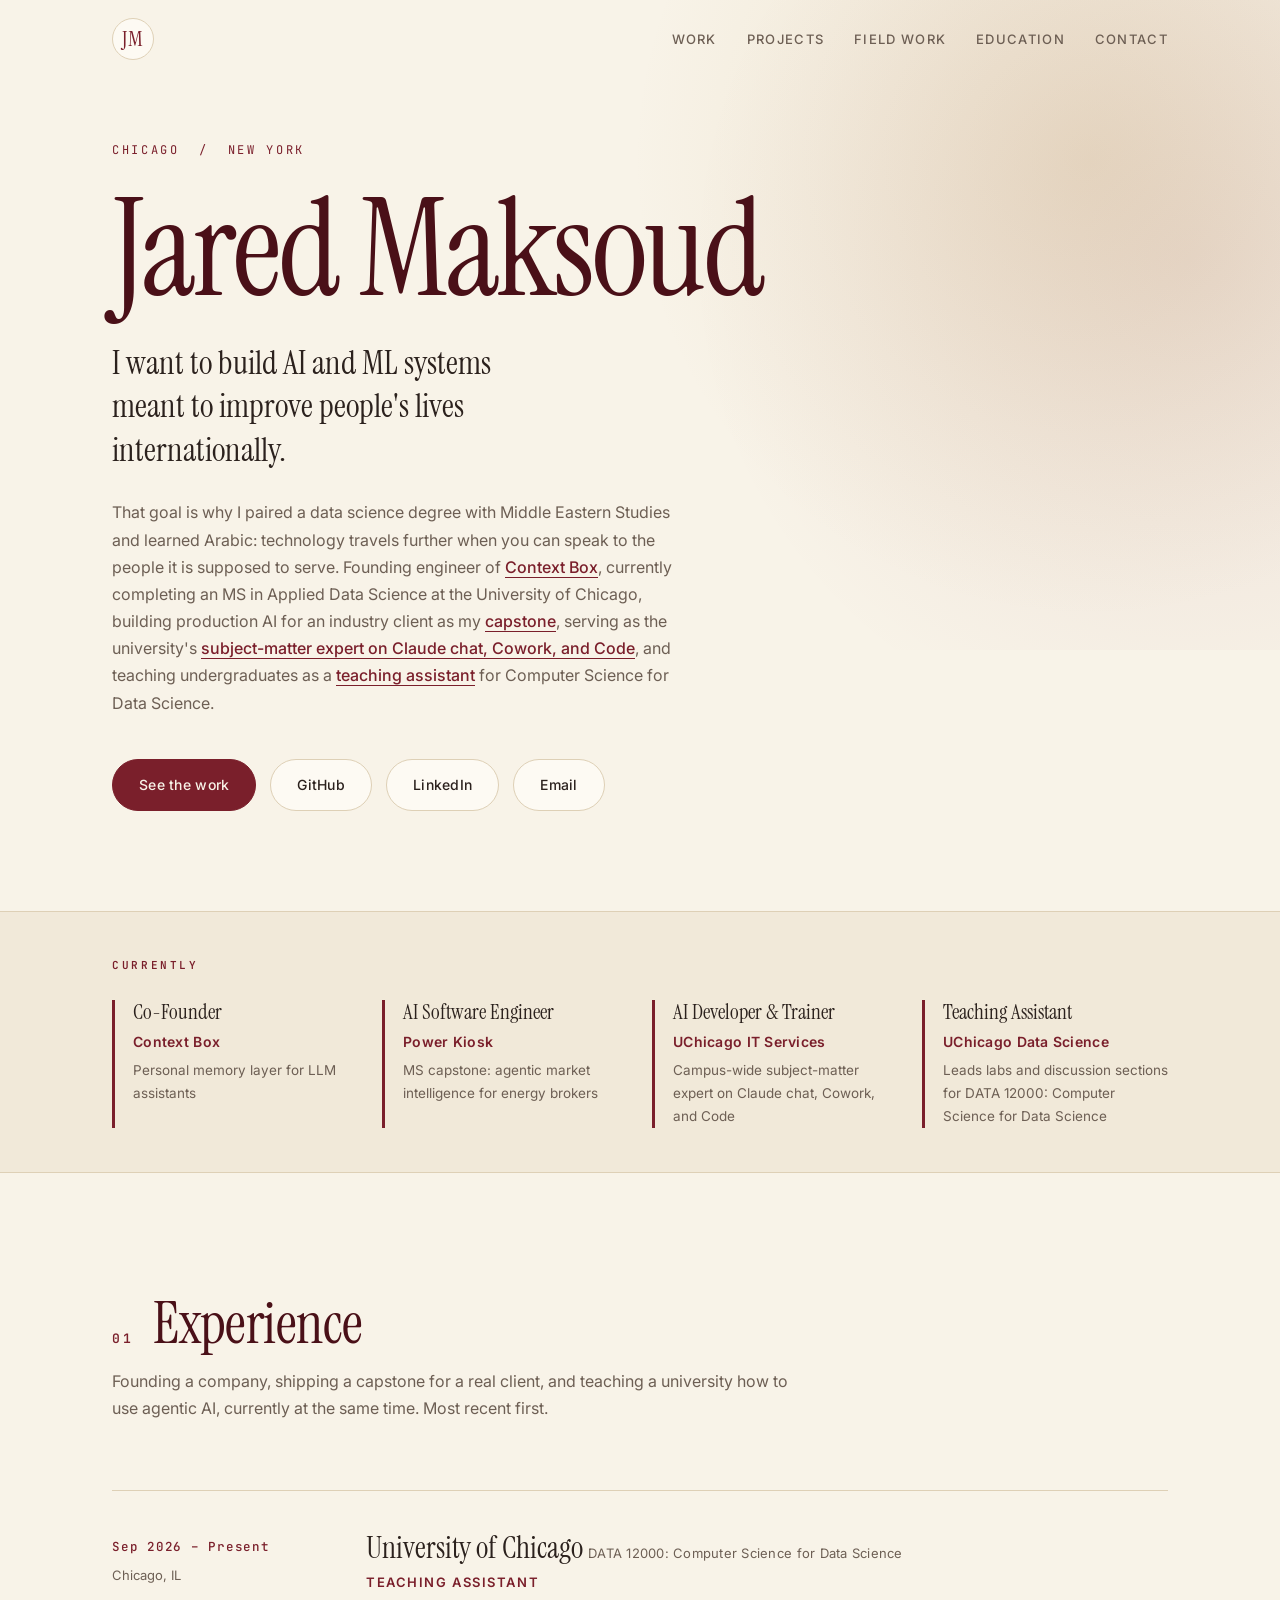
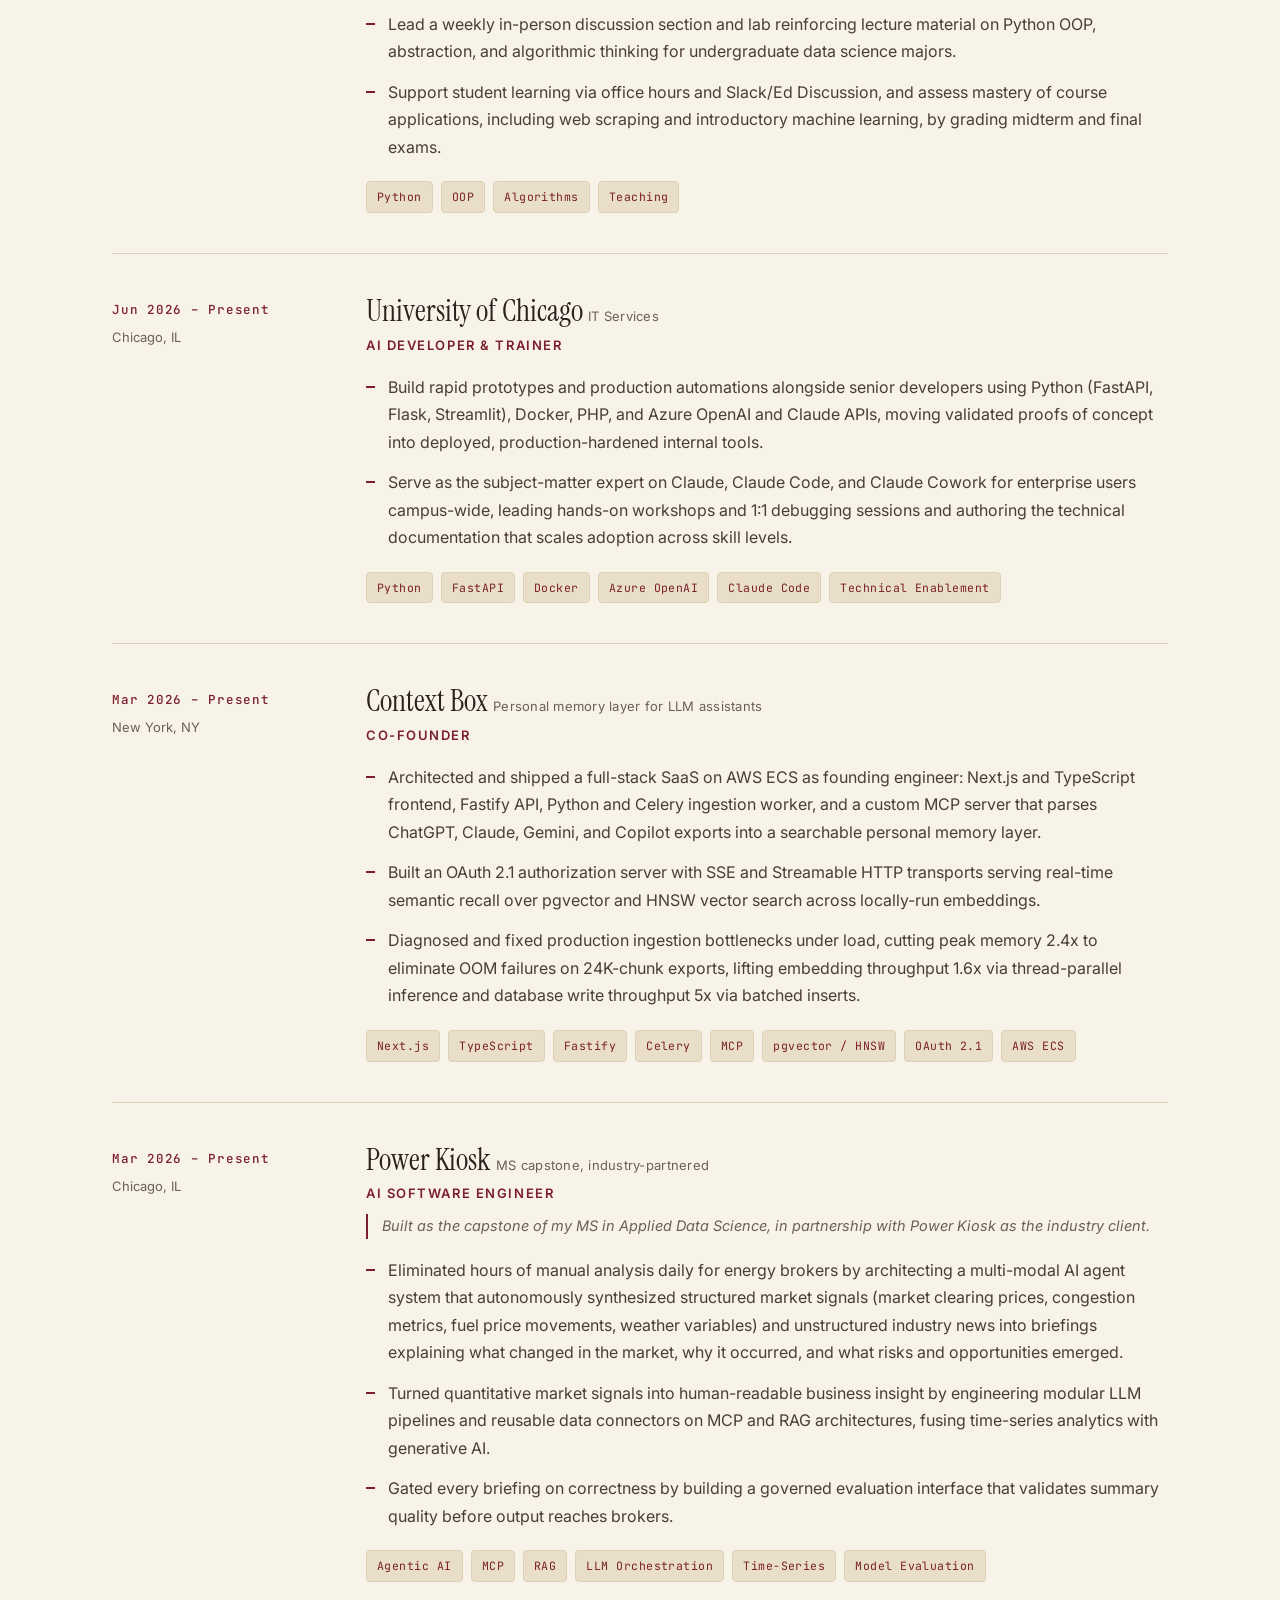
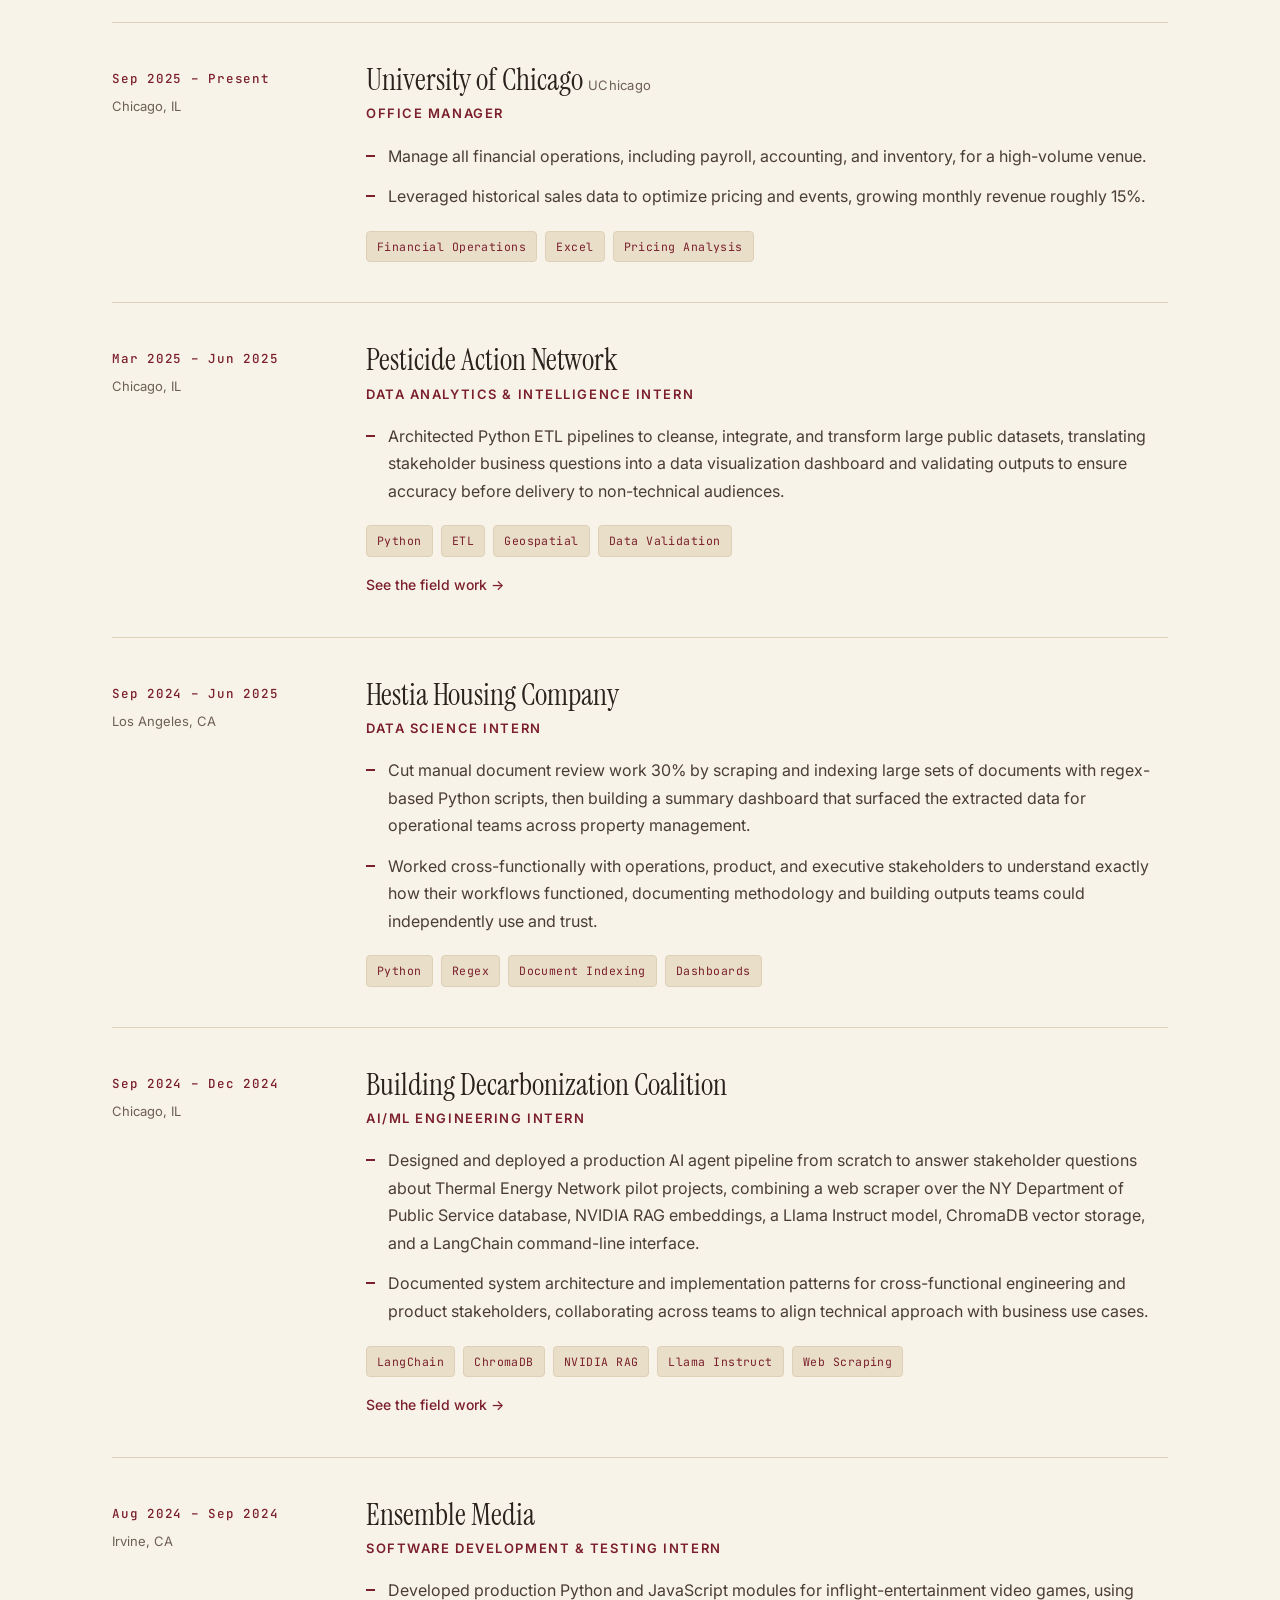
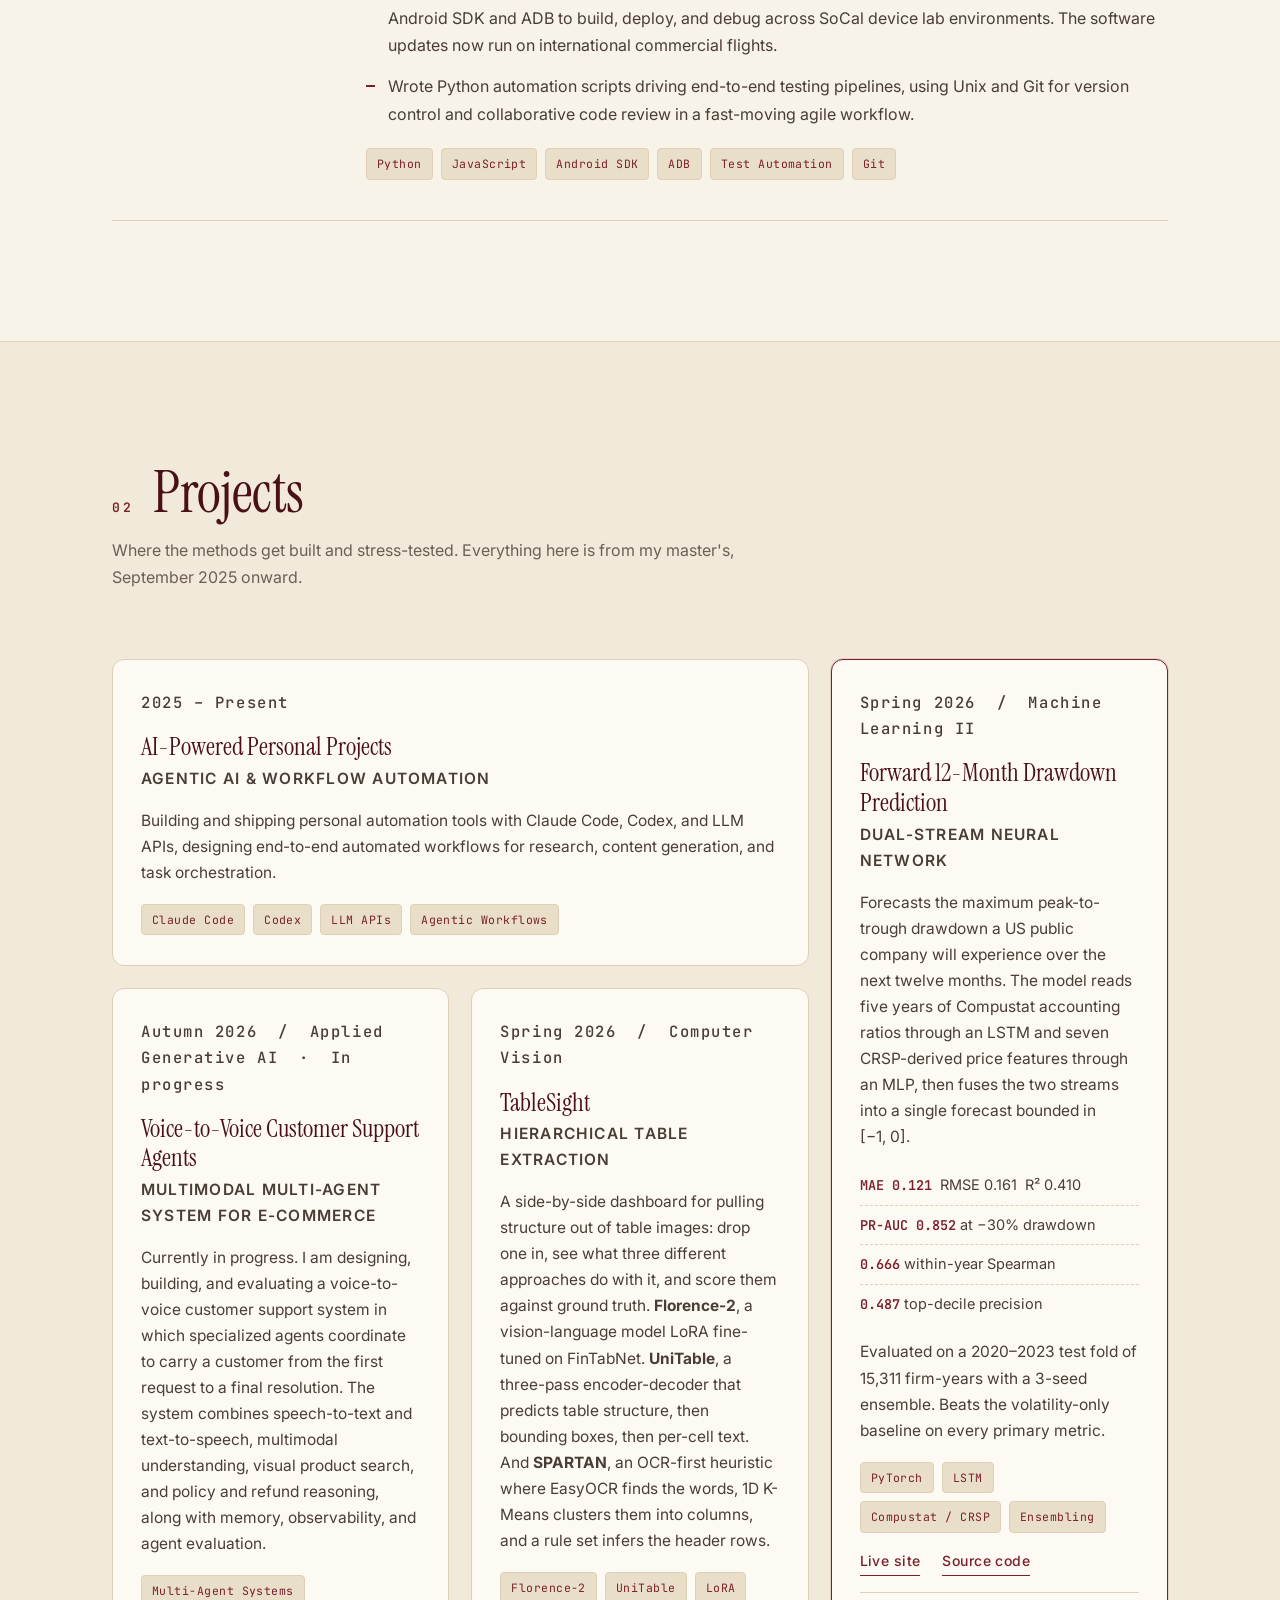
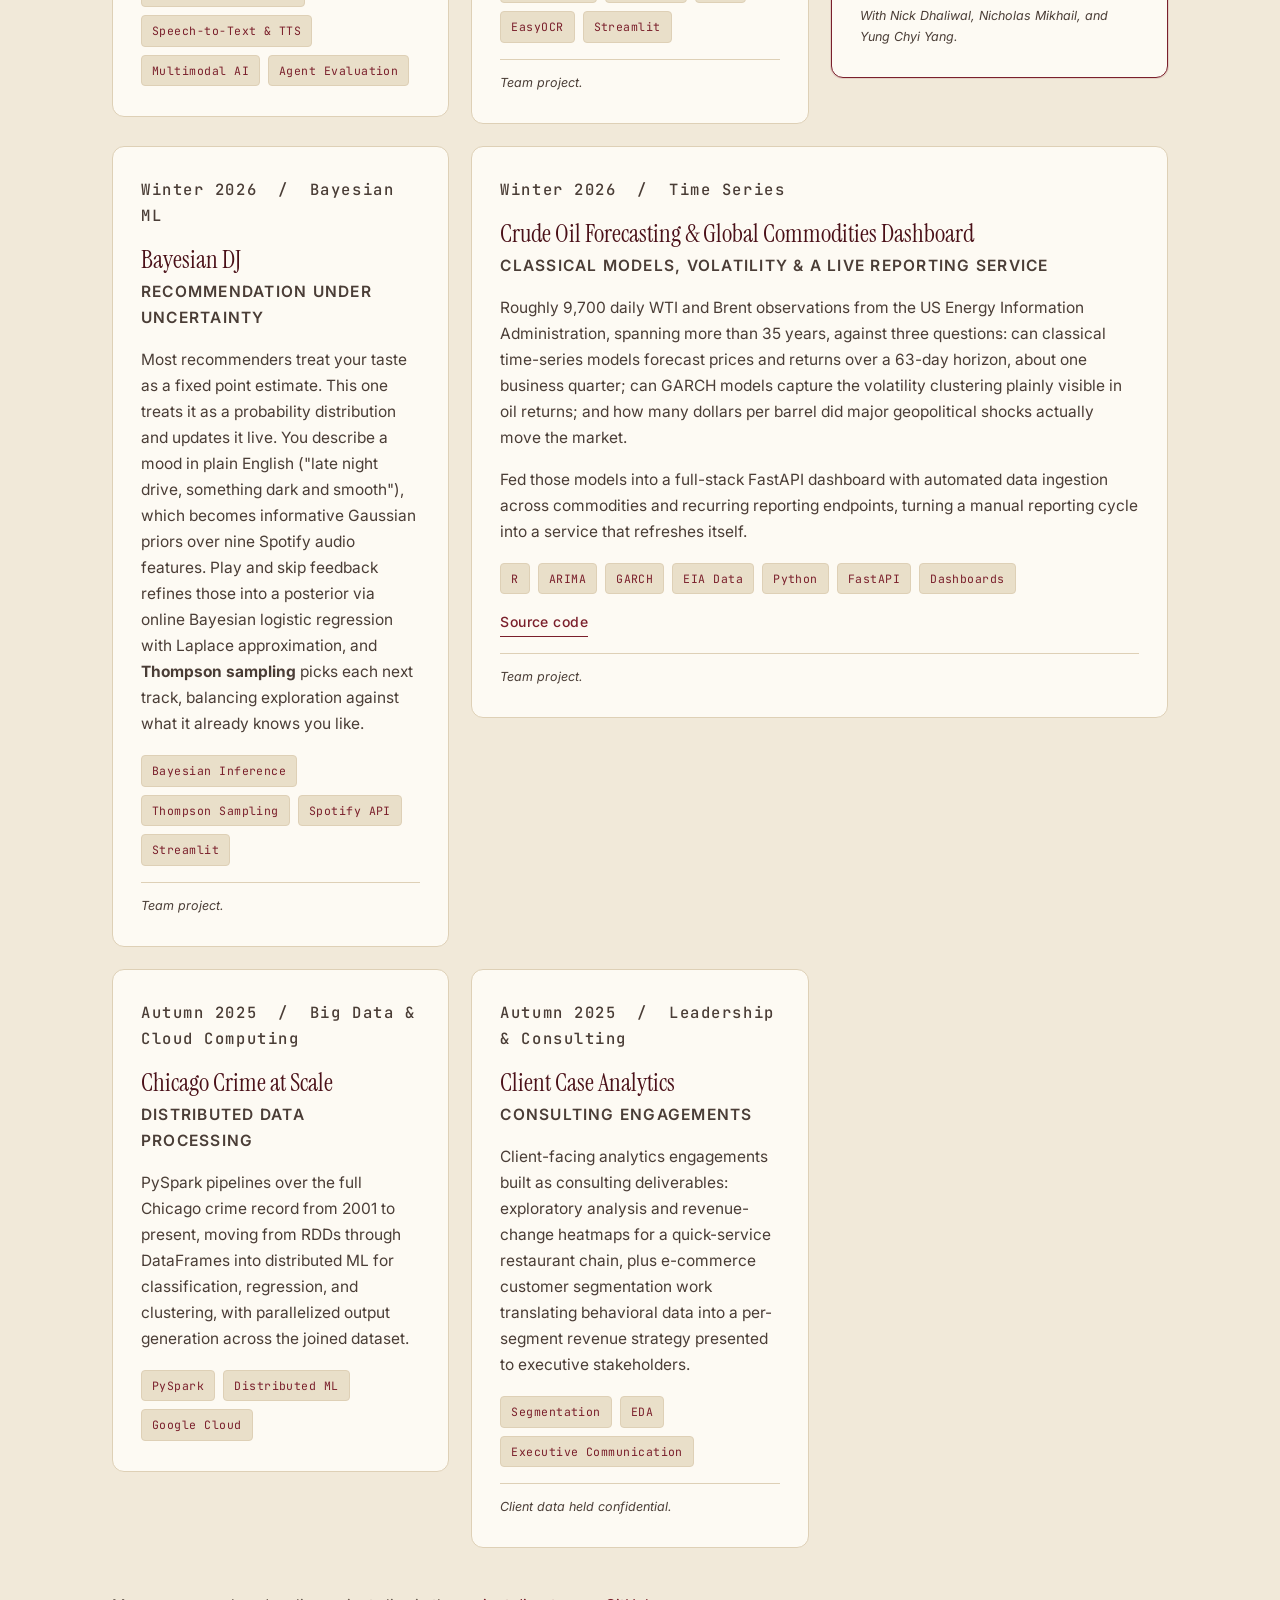
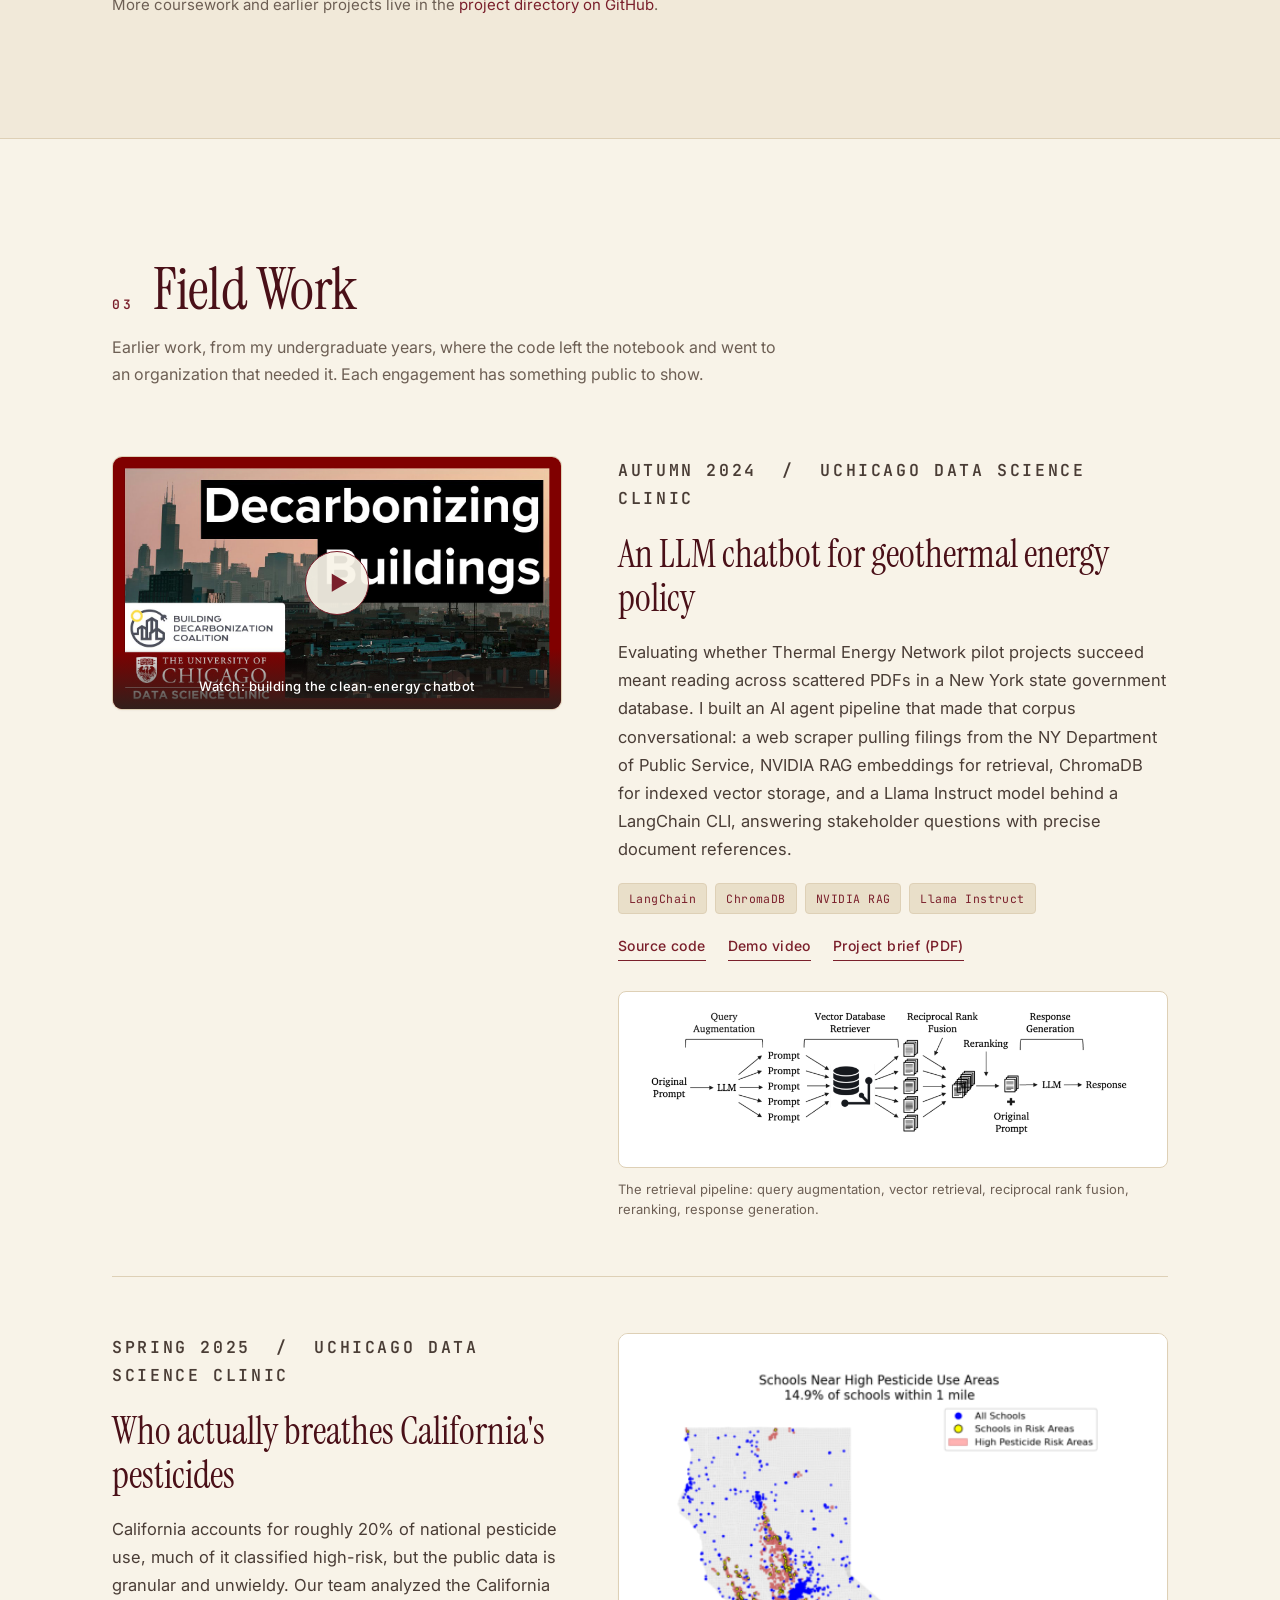
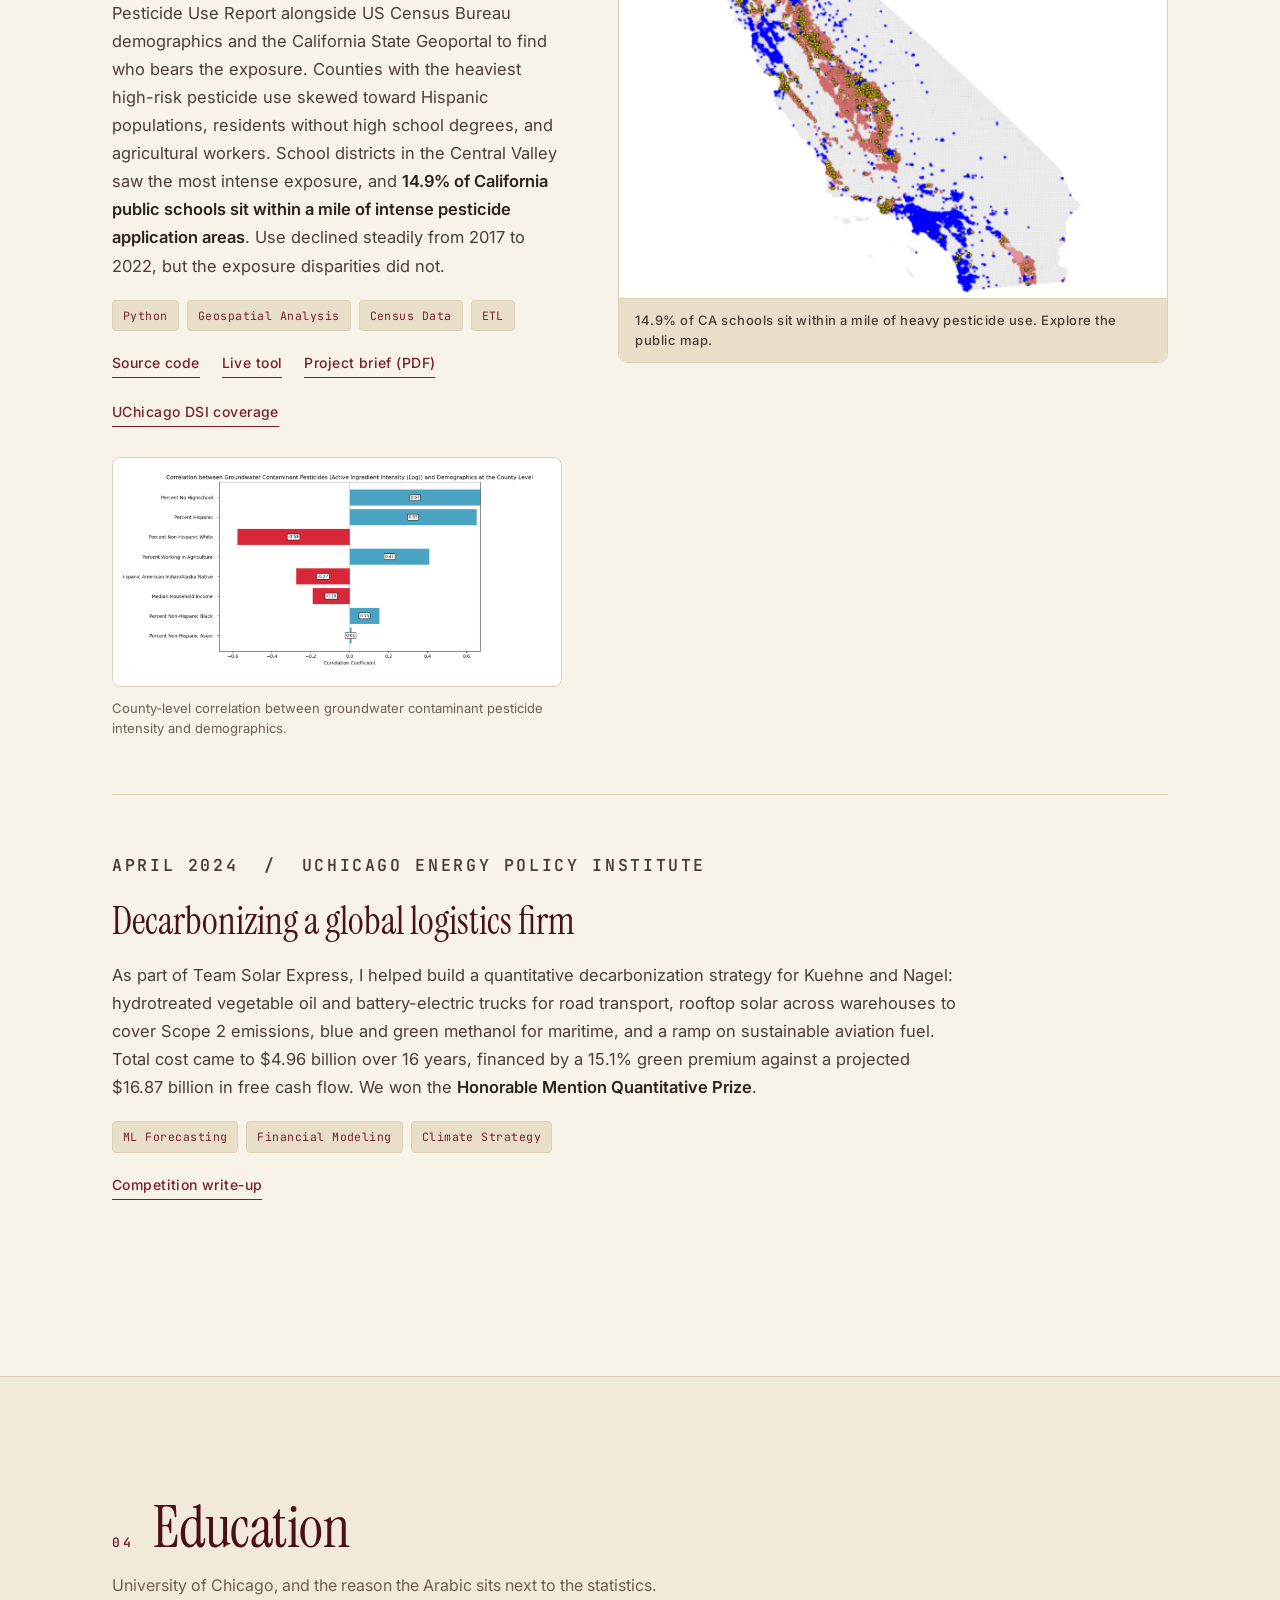
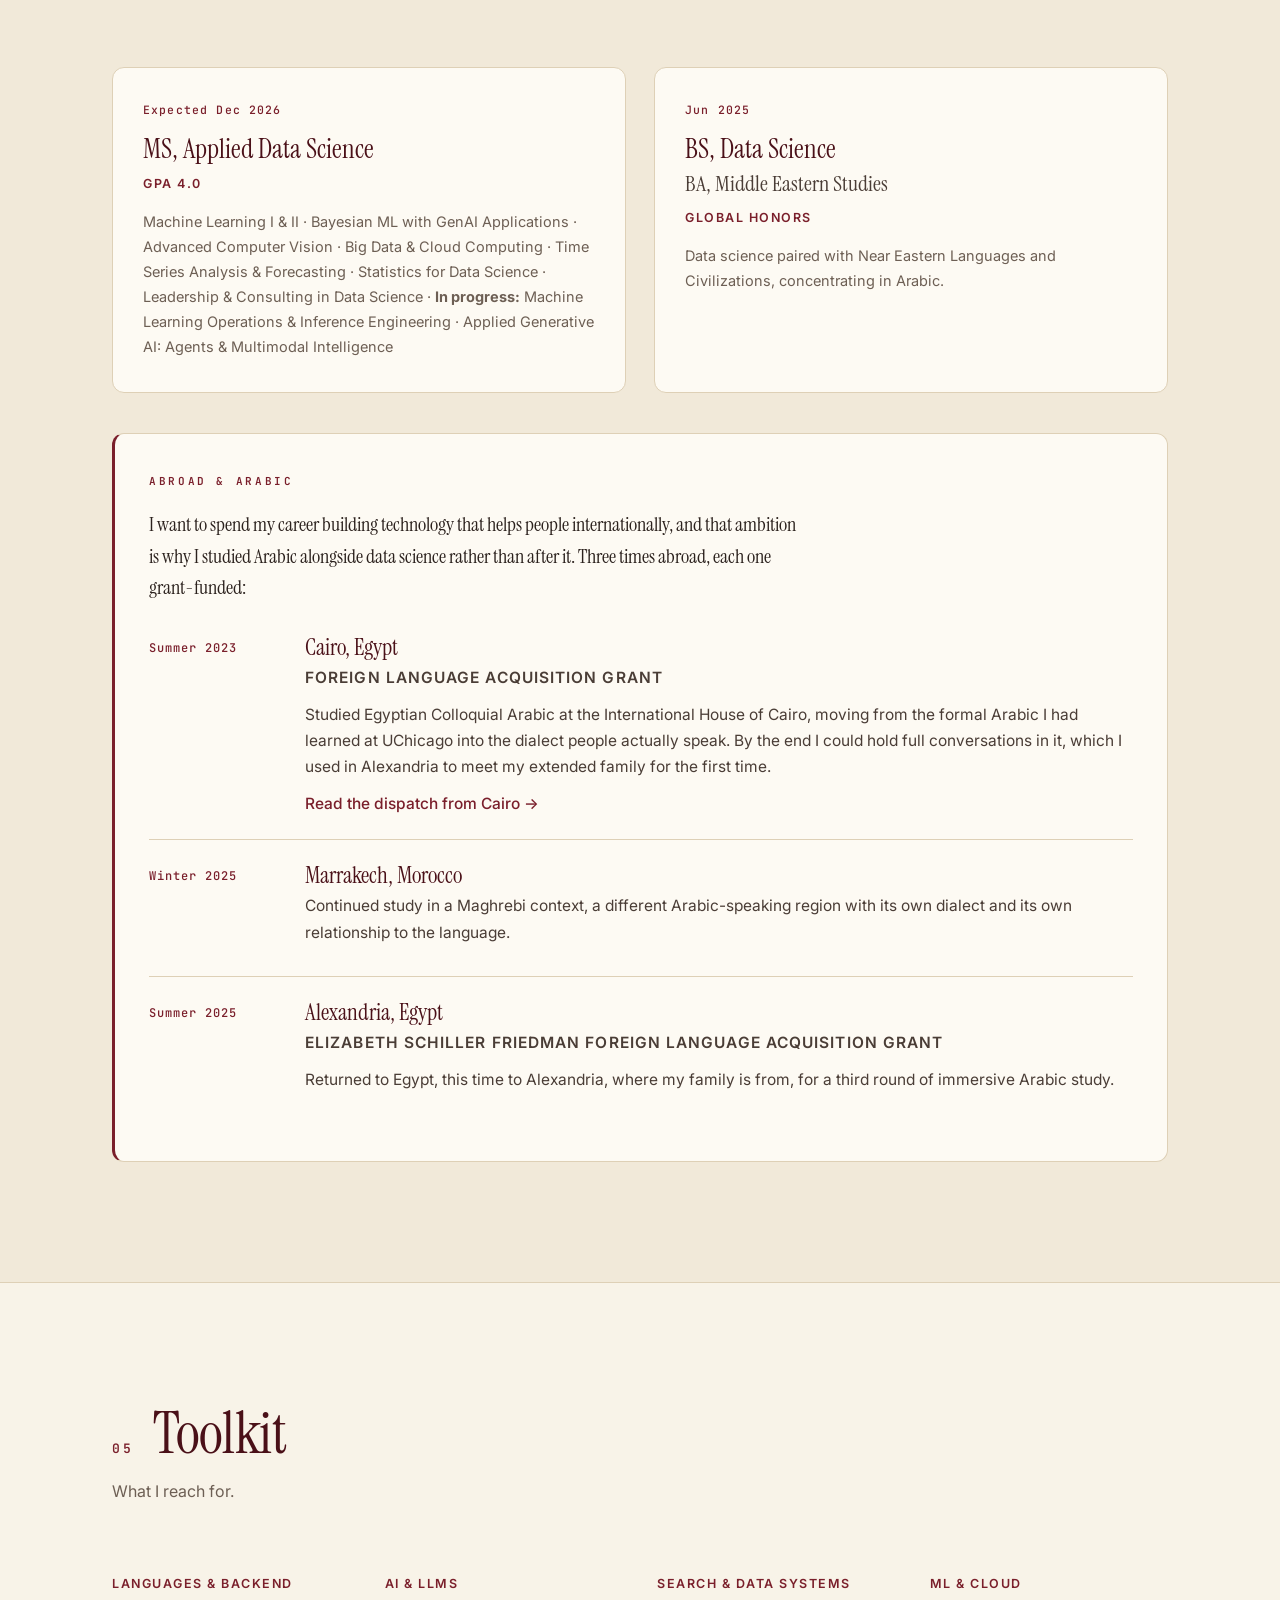
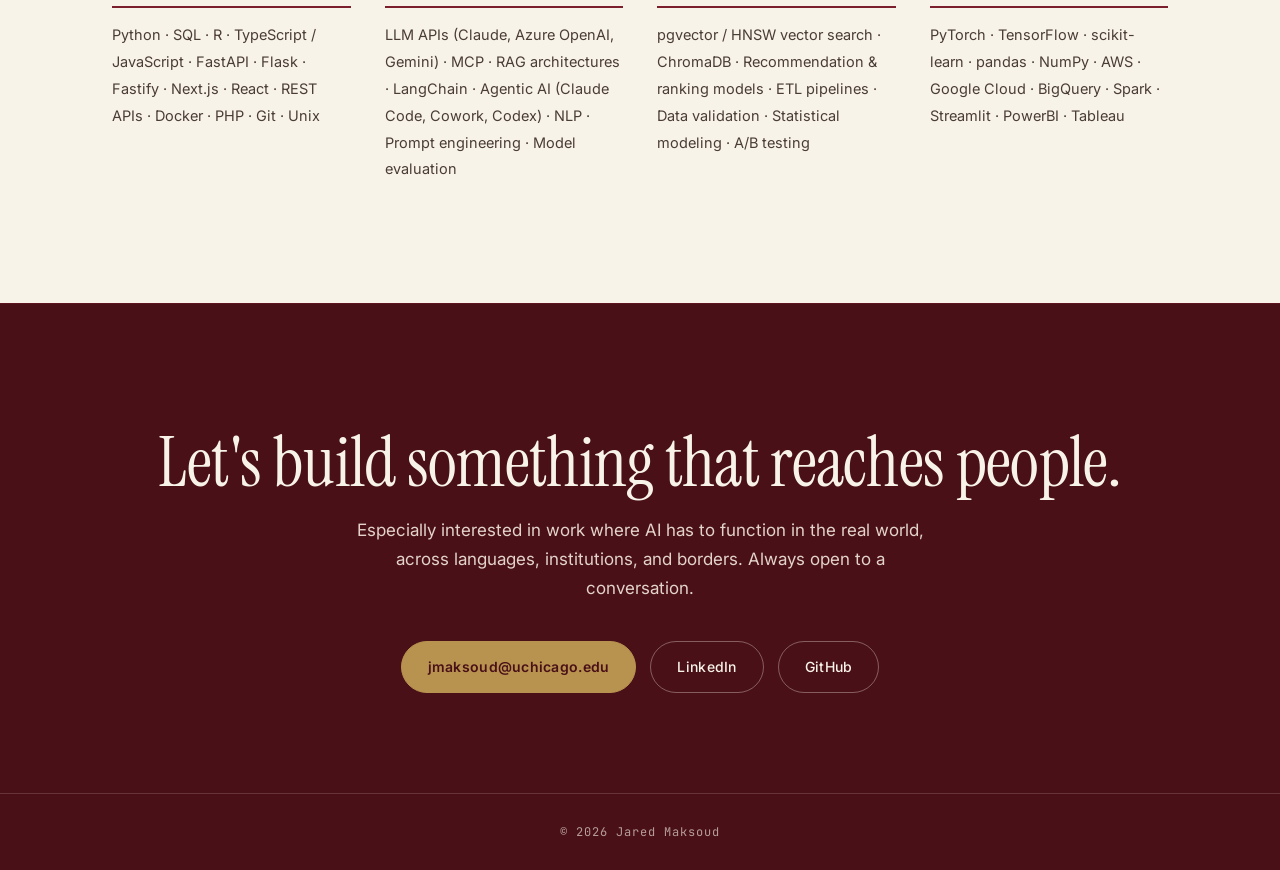
<file: index.html>
<!DOCTYPE html>
<html lang="en">
<head>
<meta charset="utf-8">
<meta name="viewport" content="width=device-width, initial-scale=1">
<title>Jared Maksoud — AI &amp; Machine Learning Engineer</title>
<meta name="description" content="Jared Maksoud builds agentic AI systems and the data infrastructure beneath them. MS in Applied Data Science at the University of Chicago.">
<link rel="preconnect" href="https://fonts.googleapis.com">
<link rel="preconnect" href="https://fonts.gstatic.com" crossorigin>
<link href="https://fonts.googleapis.com/css2?family=Instrument+Serif:ital@0;1&family=Inter:wght@300;400;500;600&family=JetBrains+Mono:wght@400;500&display=swap" rel="stylesheet">
<link rel="stylesheet" href="styles.css">
</head>
<body>

<a class="skip" href="#main">Skip to content</a>

<header class="nav" id="nav">
  <div class="nav-inner">
    <a class="mark" href="#top"><span>JM</span></a>
    <nav aria-label="Sections">
      <a href="#work">Work</a>
      <a href="#projects">Projects</a>
      <a href="#field">Field Work</a>
      <a href="#education">Education</a>
      <a href="#contact">Contact</a>
    </nav>
  </div>
</header>

<main id="main">

<!-- ============ HERO ============ -->
<section class="hero" id="top">
  <div class="wrap">
    <p class="eyebrow">Chicago &nbsp;/&nbsp; New York</p>
    <h1>Jared&nbsp;Maksoud</h1>
    <p class="lede">
      I want to build AI and ML systems meant to improve people's lives internationally.
    </p>
    <p class="sub">
      That goal is why I paired a data science degree with Middle Eastern Studies and
      learned Arabic: technology travels further when you can speak to the people it is
      supposed to serve. Founding engineer of <a href="#ctx">Context&nbsp;Box</a>, currently
      completing an MS in Applied Data Science at the University of Chicago, building
      production AI for an industry client as my <a href="#pk">capstone</a>, serving as the
      university's <a href="#uchicago-ai">subject-matter expert on Claude chat, Cowork, and
      Code</a>, and teaching undergraduates as a <a href="#ta">teaching assistant</a> for
      Computer Science for Data Science.
    </p>
    <div class="cta">
      <a class="btn primary" href="#projects">See the work</a>
      <a class="btn" href="https://github.com/jmakk123/Jared-s-Projects" target="_blank" rel="noopener">GitHub</a>
      <a class="btn" href="https://www.linkedin.com/in/jared-maksoud-183551255/" target="_blank" rel="noopener">LinkedIn</a>
      <a class="btn" href="mailto:jmaksoud@uchicago.edu">Email</a>
    </div>
  </div>
  <div class="hero-glow" aria-hidden="true"></div>
</section>

<!-- ============ CURRENTLY ============ -->
<section class="strip">
  <div class="wrap">
    <h2 class="strip-h">Currently</h2>
    <div class="now-grid">
      <div class="now">
        <span class="now-role">Co-Founder</span>
        <span class="now-org">Context Box</span>
        <span class="now-note">Personal memory layer for LLM assistants</span>
      </div>
      <div class="now">
        <span class="now-role">AI Software Engineer</span>
        <span class="now-org">Power Kiosk</span>
        <span class="now-note">MS capstone: agentic market intelligence for energy brokers</span>
      </div>
      <div class="now">
        <span class="now-role">AI Developer &amp; Trainer</span>
        <span class="now-org">UChicago IT Services</span>
        <span class="now-note">Campus-wide subject-matter expert on Claude chat, Cowork, and Code</span>
      </div>
      <div class="now">
        <span class="now-role">Teaching Assistant</span>
        <span class="now-org">UChicago Data Science</span>
        <span class="now-note">Leads labs and discussion sections for DATA 12000: Computer Science for Data Science</span>
      </div>
    </div>
  </div>
</section>

<!-- ============ EXPERIENCE ============ -->
<section id="work" class="section">
  <div class="wrap">
    <div class="sec-head">
      <h2><span class="num">01</span> Experience</h2>
      <p>Founding a company, shipping a capstone for a real client, and teaching a
        university how to use agentic AI, currently at the same time. Most recent first.</p>
    </div>

    <ol class="timeline">

      <li class="tl-item" id="ta">
        <div class="tl-meta">
          <span class="tl-date">Sep 2026 &ndash; Present</span>
          <span class="tl-loc">Chicago, IL</span>
        </div>
        <div class="tl-body">
          <h3>University of Chicago <span class="tl-sub">DATA 12000: Computer Science for Data Science</span></h3>
          <p class="tl-role">Teaching Assistant</p>
          <ul>
            <li>Lead a weekly in-person discussion section and lab reinforcing lecture material
              on Python OOP, abstraction, and algorithmic thinking for undergraduate data
              science majors.</li>
            <li>Support student learning via office hours and Slack/Ed Discussion, and assess
              mastery of course applications, including web scraping and introductory machine
              learning, by grading midterm and final exams.</li>
          </ul>
          <div class="tags">
            <span>Python</span><span>OOP</span><span>Algorithms</span><span>Teaching</span>
          </div>
        </div>
      </li>

      <li class="tl-item" id="uchicago-ai">
        <div class="tl-meta">
          <span class="tl-date">Jun 2026 &ndash; Present</span>
          <span class="tl-loc">Chicago, IL</span>
        </div>
        <div class="tl-body">
          <h3>University of Chicago <span class="tl-sub">IT Services</span></h3>
          <p class="tl-role">AI Developer &amp; Trainer</p>
          <ul>
            <li>Build rapid prototypes and production automations alongside senior developers
              using Python (FastAPI, Flask, Streamlit), Docker, PHP, and Azure OpenAI and
              Claude APIs, moving validated proofs of concept into deployed,
              production-hardened internal tools.</li>
            <li>Serve as the subject-matter expert on Claude, Claude Code, and Claude Cowork
              for enterprise users campus-wide, leading hands-on workshops and 1:1 debugging
              sessions and authoring the technical documentation that scales adoption across
              skill levels.</li>
          </ul>
          <div class="tags">
            <span>Python</span><span>FastAPI</span><span>Docker</span><span>Azure OpenAI</span>
            <span>Claude Code</span><span>Technical Enablement</span>
          </div>
        </div>
      </li>

      <li class="tl-item" id="ctx">
        <div class="tl-meta">
          <span class="tl-date">Mar 2026 &ndash; Present</span>
          <span class="tl-loc">New York, NY</span>
        </div>
        <div class="tl-body">
          <h3>Context Box <span class="tl-sub">Personal memory layer for LLM assistants</span></h3>
          <p class="tl-role">Co-Founder</p>
          <ul>
            <li>Architected and shipped a full-stack SaaS on AWS ECS as founding engineer:
              Next.js and TypeScript frontend, Fastify API, Python and Celery ingestion
              worker, and a custom MCP server that parses ChatGPT, Claude, Gemini, and
              Copilot exports into a searchable personal memory layer.</li>
            <li>Built an OAuth 2.1 authorization server with SSE and Streamable HTTP
              transports serving real-time semantic recall over pgvector and HNSW vector
              search across locally-run embeddings.</li>
            <li>Diagnosed and fixed production ingestion bottlenecks under load, cutting peak
              memory 2.4x to eliminate OOM failures on 24K-chunk exports, lifting embedding
              throughput 1.6x via thread-parallel inference and database write throughput 5x
              via batched inserts.</li>
          </ul>
          <div class="tags">
            <span>Next.js</span><span>TypeScript</span><span>Fastify</span><span>Celery</span>
            <span>MCP</span><span>pgvector / HNSW</span><span>OAuth 2.1</span><span>AWS ECS</span>
          </div>
        </div>
      </li>

      <li class="tl-item" id="pk">
        <div class="tl-meta">
          <span class="tl-date">Mar 2026 &ndash; Present</span>
          <span class="tl-loc">Chicago, IL</span>
        </div>
        <div class="tl-body">
          <h3>Power Kiosk <span class="tl-sub">MS capstone, industry-partnered</span></h3>
          <p class="tl-role">AI Software Engineer</p>
          <p class="tl-context">Built as the capstone of my MS in Applied Data Science, in
            partnership with Power Kiosk as the industry client.</p>
          <ul>
            <li>Eliminated hours of manual analysis daily for energy brokers by architecting a
              multi-modal AI agent system that autonomously synthesized structured market
              signals (market clearing prices, congestion metrics, fuel price movements,
              weather variables) and unstructured industry news into briefings explaining what
              changed in the market, why it occurred, and what risks and opportunities
              emerged.</li>
            <li>Turned quantitative market signals into human-readable business insight by
              engineering modular LLM pipelines and reusable data connectors on MCP and RAG
              architectures, fusing time-series analytics with generative AI.</li>
            <li>Gated every briefing on correctness by building a governed evaluation interface
              that validates summary quality before output reaches brokers.</li>
          </ul>
          <div class="tags">
            <span>Agentic AI</span><span>MCP</span><span>RAG</span><span>LLM Orchestration</span>
            <span>Time-Series</span><span>Model Evaluation</span>
          </div>
        </div>
      </li>

      <li class="tl-item">
        <div class="tl-meta">
          <span class="tl-date">Sep 2025 &ndash; Present</span>
          <span class="tl-loc">Chicago, IL</span>
        </div>
        <div class="tl-body">
          <h3>University of Chicago <span class="tl-sub">UChicago</span></h3>
          <p class="tl-role">Office Manager</p>
          <ul>
            <li>Manage all financial operations, including payroll, accounting, and inventory,
              for a high-volume venue.</li>
            <li>Leveraged historical sales data to optimize pricing and events, growing monthly
              revenue roughly 15%.</li>
          </ul>
          <div class="tags"><span>Financial Operations</span><span>Excel</span><span>Pricing Analysis</span></div>
        </div>
      </li>

      <li class="tl-item">
        <div class="tl-meta">
          <span class="tl-date">Mar 2025 &ndash; Jun 2025</span>
          <span class="tl-loc">Chicago, IL</span>
        </div>
        <div class="tl-body">
          <h3>Pesticide Action Network</h3>
          <p class="tl-role">Data Analytics &amp; Intelligence Intern</p>
          <ul>
            <li>Architected Python ETL pipelines to cleanse, integrate, and transform large
              public datasets, translating stakeholder business questions into a data
              visualization dashboard and validating outputs to ensure accuracy before
              delivery to non-technical audiences.</li>
          </ul>
          <div class="tags"><span>Python</span><span>ETL</span><span>Geospatial</span><span>Data Validation</span></div>
          <p class="tl-link"><a href="#pan">See the field work &rarr;</a></p>
        </div>
      </li>

      <li class="tl-item">
        <div class="tl-meta">
          <span class="tl-date">Sep 2024 &ndash; Jun 2025</span>
          <span class="tl-loc">Los Angeles, CA</span>
        </div>
        <div class="tl-body">
          <h3>Hestia Housing Company</h3>
          <p class="tl-role">Data Science Intern</p>
          <ul>
            <li>Cut manual document review work 30% by scraping and indexing large sets of
              documents with regex-based Python scripts, then building a summary dashboard
              that surfaced the extracted data for operational teams across property
              management.</li>
            <li>Worked cross-functionally with operations, product, and executive stakeholders
              to understand exactly how their workflows functioned, documenting methodology
              and building outputs teams could independently use and trust.</li>
          </ul>
          <div class="tags"><span>Python</span><span>Regex</span><span>Document Indexing</span><span>Dashboards</span></div>
        </div>
      </li>

      <li class="tl-item">
        <div class="tl-meta">
          <span class="tl-date">Sep 2024 &ndash; Dec 2024</span>
          <span class="tl-loc">Chicago, IL</span>
        </div>
        <div class="tl-body">
          <h3>Building Decarbonization Coalition</h3>
          <p class="tl-role">AI/ML Engineering Intern</p>
          <ul>
            <li>Designed and deployed a production AI agent pipeline from scratch to answer
              stakeholder questions about Thermal Energy Network pilot projects, combining a
              web scraper over the NY Department of Public Service database, NVIDIA RAG
              embeddings, a Llama Instruct model, ChromaDB vector storage, and a LangChain
              command-line interface.</li>
            <li>Documented system architecture and implementation patterns for cross-functional
              engineering and product stakeholders, collaborating across teams to align
              technical approach with business use cases.</li>
          </ul>
          <div class="tags">
            <span>LangChain</span><span>ChromaDB</span><span>NVIDIA RAG</span><span>Llama Instruct</span>
            <span>Web Scraping</span>
          </div>
          <p class="tl-link"><a href="#bdc">See the field work &rarr;</a></p>
        </div>
      </li>

      <li class="tl-item">
        <div class="tl-meta">
          <span class="tl-date">Aug 2024 &ndash; Sep 2024</span>
          <span class="tl-loc">Irvine, CA</span>
        </div>
        <div class="tl-body">
          <h3>Ensemble Media</h3>
          <p class="tl-role">Software Development &amp; Testing Intern</p>
          <ul>
            <li>Developed production Python and JavaScript modules for inflight-entertainment
              video games, using Android SDK and ADB to build, deploy, and debug across SoCal
              device lab environments. The software updates now run on international
              commercial flights.</li>
            <li>Wrote Python automation scripts driving end-to-end testing pipelines, using
              Unix and Git for version control and collaborative code review in a fast-moving
              agile workflow.</li>
          </ul>
          <div class="tags">
            <span>Python</span><span>JavaScript</span><span>Android SDK</span><span>ADB</span>
            <span>Test Automation</span><span>Git</span>
          </div>
        </div>
      </li>

    </ol>
  </div>
</section>

<!-- ============ PROJECTS ============ -->
<section id="projects" class="section alt">
  <div class="wrap">
    <div class="sec-head">
      <h2><span class="num">02</span> Projects</h2>
      <p>Where the methods get built and stress-tested. Everything here is from my
        master's, September 2025 onward.</p>
    </div>

    <div class="cards">

      <article class="card wide">
        <p class="card-date">2025 &ndash; Present</p>
        <h3>AI-Powered Personal Projects</h3>
        <p class="card-sub">Agentic AI &amp; workflow automation</p>
        <p>Building and shipping personal automation tools with Claude Code, Codex, and LLM
          APIs, designing end-to-end automated workflows for research, content generation,
          and task orchestration.</p>
        <div class="tags"><span>Claude Code</span><span>Codex</span><span>LLM APIs</span><span>Agentic Workflows</span></div>
      </article>


      <article class="card feat">
        <p class="card-date">Spring 2026 &nbsp;/&nbsp; Machine Learning II</p>
        <h3>Forward 12-Month Drawdown Prediction</h3>
        <p class="card-sub">Dual-stream neural network</p>
        <p>Forecasts the maximum peak-to-trough drawdown a US public company will experience
          over the next twelve months. The model reads five years of Compustat accounting
          ratios through an LSTM and seven CRSP-derived price features through an MLP, then
          fuses the two streams into a single forecast bounded in [&minus;1,&nbsp;0].</p>
        <ul class="metrics">
          <li><b>MAE 0.121</b> &nbsp;RMSE 0.161 &nbsp;R&sup2; 0.410</li>
          <li><b>PR-AUC 0.852</b> at &minus;30% drawdown</li>
          <li><b>0.666</b> within-year Spearman</li>
          <li><b>0.487</b> top-decile precision</li>
        </ul>
        <p>Evaluated on a 2020&ndash;2023 test fold of 15,311 firm-years with a 3-seed ensemble.
          Beats the volatility-only baseline on every primary metric.</p>
        <div class="tags"><span>PyTorch</span><span>LSTM</span><span>Compustat / CRSP</span><span>Ensembling</span></div>
        <div class="links">
          <a href="https://jmakk123.github.io/MLII-Final/" target="_blank" rel="noopener">Live site</a>
          <a href="https://github.com/jmakk123/MLII-Final" target="_blank" rel="noopener">Source code</a>
        </div>
        <p class="card-team">With Nick Dhaliwal, Nicholas Mikhail, and Yung Chyi Yang.</p>
      </article>

      <article class="card">
        <p class="card-date">Autumn 2026 &nbsp;/&nbsp; Applied Generative AI &nbsp;&middot;&nbsp; In progress</p>
        <h3>Voice-to-Voice Customer Support Agents</h3>
        <p class="card-sub">Multimodal multi-agent system for e-commerce</p>
        <p>Currently in progress. I am designing, building, and evaluating a voice-to-voice
          customer support system in which specialized agents coordinate to carry a customer
          from the first request to a final resolution. The system combines speech-to-text and
          text-to-speech, multimodal understanding, visual product search, and policy and refund
          reasoning, along with memory, observability, and agent evaluation.</p>
        <div class="tags"><span>Multi-Agent Systems</span><span>Speech-to-Text &amp; TTS</span><span>Multimodal AI</span><span>Agent Evaluation</span></div>
      </article>

      <article class="card">
        <p class="card-date">Spring 2026 &nbsp;/&nbsp; Computer Vision</p>
        <h3>TableSight</h3>
        <p class="card-sub">Hierarchical table extraction</p>
        <p>A side-by-side dashboard for pulling structure out of table images: drop one in, see
          what three different approaches do with it, and score them against ground truth.
          <b>Florence-2</b>, a vision-language model LoRA fine-tuned on FinTabNet.
          <b>UniTable</b>, a three-pass encoder-decoder that predicts table structure, then
          bounding boxes, then per-cell text. And <b>SPARTAN</b>, an OCR-first heuristic where
          EasyOCR finds the words, 1D K-Means clusters them into columns, and a rule set infers
          the header rows.</p>
        <div class="tags"><span>Florence-2</span><span>UniTable</span><span>LoRA</span><span>EasyOCR</span><span>Streamlit</span></div>
        <p class="card-team">Team project.</p>
      </article>

      <article class="card">
        <p class="card-date">Winter 2026 &nbsp;/&nbsp; Bayesian ML</p>
        <h3>Bayesian DJ</h3>
        <p class="card-sub">Recommendation under uncertainty</p>
        <p>Most recommenders treat your taste as a fixed point estimate. This one treats it as a
          probability distribution and updates it live. You describe a mood in plain English
          ("late night drive, something dark and smooth"), which becomes informative Gaussian
          priors over nine Spotify audio features. Play and skip feedback refines those into a
          posterior via online Bayesian logistic regression with Laplace approximation, and
          <b>Thompson sampling</b> picks each next track, balancing exploration against what it
          already knows you like.</p>
        <div class="tags"><span>Bayesian Inference</span><span>Thompson Sampling</span><span>Spotify API</span><span>Streamlit</span></div>
        <p class="card-team">Team project.</p>
      </article>

      <article class="card wide">
        <p class="card-date">Winter 2026 &nbsp;/&nbsp; Time Series</p>
        <h3>Crude Oil Forecasting &amp; Global Commodities Dashboard</h3>
        <p class="card-sub">Classical models, volatility &amp; a live reporting service</p>
        <p>Roughly 9,700 daily WTI and Brent observations from the US Energy Information
          Administration, spanning more than 35 years, against three questions: can classical
          time-series models forecast prices and returns over a 63-day horizon, about one
          business quarter; can GARCH models capture the volatility clustering plainly visible
          in oil returns; and how many dollars per barrel did major geopolitical shocks
          actually move the market.</p>
        <p>Fed those models into a full-stack FastAPI dashboard with automated data ingestion
          across commodities and recurring reporting endpoints, turning a manual reporting
          cycle into a service that refreshes itself.</p>
        <div class="tags"><span>R</span><span>ARIMA</span><span>GARCH</span><span>EIA Data</span><span>Python</span><span>FastAPI</span><span>Dashboards</span></div>
        <div class="links">
          <a href="https://github.com/jmakk123/Jared-s-Projects/tree/main/global-commodities-dashboard" target="_blank" rel="noopener">Source code</a>
        </div>
        <p class="card-team">Team project.</p>
      </article>

      <article class="card">
        <p class="card-date">Autumn 2025 &nbsp;/&nbsp; Big Data &amp; Cloud Computing</p>
        <h3>Chicago Crime at Scale</h3>
        <p class="card-sub">Distributed data processing</p>
        <p>PySpark pipelines over the full Chicago crime record from 2001 to present, moving
          from RDDs through DataFrames into distributed ML for classification, regression, and
          clustering, with parallelized output generation across the joined dataset.</p>
        <div class="tags"><span>PySpark</span><span>Distributed ML</span><span>Google Cloud</span></div>
      </article>

      <article class="card">
        <p class="card-date">Autumn 2025 &nbsp;/&nbsp; Leadership &amp; Consulting</p>
        <h3>Client Case Analytics</h3>
        <p class="card-sub">Consulting engagements</p>
        <p>Client-facing analytics engagements built as consulting deliverables: exploratory
          analysis and revenue-change heatmaps for a quick-service restaurant chain, plus
          e-commerce customer segmentation work translating behavioral data into a per-segment
          revenue strategy presented to executive stakeholders.</p>
        <div class="tags"><span>Segmentation</span><span>EDA</span><span>Executive Communication</span></div>
        <p class="card-team">Client data held confidential.</p>
      </article>

    </div>

    <p class="repo-note">
      More coursework and earlier projects live in the
      <a href="https://github.com/jmakk123/Jared-s-Projects" target="_blank" rel="noopener">project directory on GitHub</a>.
    </p>
  </div>
</section>

<!-- ============ FIELD WORK / FEATURED ============ -->
<section id="field" class="section">
  <div class="wrap">
    <div class="sec-head">
      <h2><span class="num">03</span> Field Work</h2>
      <p>Earlier work, from my undergraduate years, where the code left the notebook and went
        to an organization that needed it. Each engagement has something public to show.</p>
    </div>

    <!-- BDC -->
    <article class="feature" id="bdc">
      <div class="feature-media">
        <a href="https://www.youtube.com/watch?v=iEjx887nnGY" target="_blank" rel="noopener" class="media-link">
          <img src="assets/bdc-video-thumb.jpg" alt="Video thumbnail: Building a Chatbot to Support Clean Energy for Buildings, UChicago DSI and Building Decarbonization Coalition">
          <span class="play" aria-hidden="true">&#9654;</span>
          <span class="media-cap">Watch: building the clean-energy chatbot</span>
        </a>
      </div>
      <div class="feature-body">
        <p class="feature-kicker">Autumn 2024 &nbsp;/&nbsp; UChicago Data Science Clinic</p>
        <h3>An LLM chatbot for geothermal energy policy</h3>
        <p>
          Evaluating whether Thermal Energy Network pilot projects succeed meant reading across
          scattered PDFs in a New York state government database. I built an AI agent pipeline
          that made that corpus conversational: a web scraper pulling filings from the NY
          Department of Public Service, NVIDIA RAG embeddings for retrieval, ChromaDB for
          indexed vector storage, and a Llama Instruct model behind a LangChain CLI, answering
          stakeholder questions with precise document references.
        </p>
        <div class="tags">
          <span>LangChain</span><span>ChromaDB</span><span>NVIDIA RAG</span><span>Llama Instruct</span>
        </div>
        <div class="links">
          <a href="https://github.com/jmakk123/Jared-s-Projects/tree/main/2024-autumn-building-decarbon" target="_blank" rel="noopener">Source code</a>
          <a href="https://www.youtube.com/watch?v=iEjx887nnGY" target="_blank" rel="noopener">Demo video</a>
          <a href="https://clinic.ds.uchicago.edu/projects/one-pagers/2025-winter/Building%20Decarbonization%20Coalition.pdf" target="_blank" rel="noopener">Project brief (PDF)</a>
        </div>
        <figure class="inline-fig">
          <img src="assets/bdc-arch-pipeline.png" alt="Diagram of the retrieval-augmented generation pipeline: query augmentation, vector database retriever, reciprocal rank fusion with reranking, and response generation">
          <figcaption>The retrieval pipeline: query augmentation, vector retrieval, reciprocal rank fusion, reranking, response generation.</figcaption>
        </figure>
      </div>
    </article>

    <!-- PAN -->
    <article class="feature reverse" id="pan">
      <div class="feature-media">
        <a href="https://pesticideinfo.org/pesticide-maps/ca-pesticide-map" target="_blank" rel="noopener" class="media-link plain">
          <img src="assets/pan-fig-map.png" alt="Map of California showing all public schools, schools within high pesticide risk areas, and high pesticide risk regions concentrated in the Central Valley">
          <span class="media-cap">14.9% of CA schools sit within a mile of heavy pesticide use. Explore the public map.</span>
        </a>
      </div>
      <div class="feature-body">
        <p class="feature-kicker">Spring 2025 &nbsp;/&nbsp; UChicago Data Science Clinic</p>
        <h3>Who actually breathes California's pesticides</h3>
        <p>
          California accounts for roughly 20% of national pesticide use, much of it classified
          high-risk, but the public data is granular and unwieldy. Our team analyzed the
          California Pesticide Use Report alongside US Census Bureau demographics and the
          California State Geoportal to find who bears the exposure. Counties with the heaviest
          high-risk pesticide use skewed toward Hispanic populations, residents without high
          school degrees, and agricultural workers. School districts in the Central Valley saw
          the most intense exposure, and <strong>14.9% of California public schools sit within a
          mile of intense pesticide application areas</strong>. Use declined steadily from 2017
          to 2022, but the exposure disparities did not.
        </p>
        <div class="tags">
          <span>Python</span><span>Geospatial Analysis</span><span>Census Data</span><span>ETL</span>
        </div>
        <div class="links">
          <a href="https://github.com/jmakk123/Jared-s-Projects/tree/main/2025-spring-pesticide-action-network" target="_blank" rel="noopener">Source code</a>
          <a href="https://pesticideinfo.org/pesticide-maps/ca-pesticide-map" target="_blank" rel="noopener">Live tool</a>
          <a href="https://clinic.ds.uchicago.edu/projects/one-pagers/2025-spring/Pesticide%20Action%20Network.pdf" target="_blank" rel="noopener">Project brief (PDF)</a>
          <a href="https://datascience.uchicago.edu/news/new-data-tool-tracks-pesticides-impact-on-public-health-and-the-environment/" target="_blank" rel="noopener">UChicago DSI coverage</a>
        </div>
        <figure class="inline-fig">
          <img src="assets/pan-fig-correlation.png" alt="Bar chart of correlations between groundwater contaminant pesticide intensity and county demographics: no high school degree 0.67, Hispanic 0.65, working in agriculture 0.41, non-Hispanic white negative 0.58">
          <figcaption>County-level correlation between groundwater contaminant pesticide intensity and demographics.</figcaption>
        </figure>
      </div>
    </article>

    <!-- EPIC -->
    <article class="feature compact" id="epic">
      <div class="feature-body full">
        <p class="feature-kicker">April 2024 &nbsp;/&nbsp; UChicago Energy Policy Institute</p>
        <h3>Decarbonizing a global logistics firm</h3>
        <p>
          As part of Team Solar Express, I helped build a quantitative decarbonization strategy
          for Kuehne and Nagel: hydrotreated vegetable oil and battery-electric trucks for road
          transport, rooftop solar across warehouses to cover Scope 2 emissions, blue and green
          methanol for maritime, and a ramp on sustainable aviation fuel. Total cost came to
          $4.96&nbsp;billion over 16 years, financed by a 15.1% green premium against a
          projected $16.87&nbsp;billion in free cash flow. We won the
          <strong>Honorable Mention Quantitative Prize</strong>.
        </p>
        <div class="tags"><span>ML Forecasting</span><span>Financial Modeling</span><span>Climate Strategy</span></div>
        <div class="links">
          <a href="https://epic.uchicago.edu/news/2024-climate-case-competition-honorable-mention-quantitative-prize-team-solar-express/" target="_blank" rel="noopener">Competition write-up</a>
        </div>
      </div>
    </article>

  </div>
</section>

<!-- ============ EDUCATION ============ -->
<section id="education" class="section alt">
  <div class="wrap">
    <div class="sec-head">
      <h2><span class="num">04</span> Education</h2>
      <p>University of Chicago, and the reason the Arabic sits next to the statistics.</p>
    </div>

    <div class="edu-grid">
      <div class="edu">
        <p class="edu-date">Expected Dec 2026</p>
        <h3>MS, Applied Data Science</h3>
        <p class="edu-gpa">GPA 4.0</p>
        <p class="edu-course">Machine Learning I &amp; II &middot; Bayesian ML with GenAI
          Applications &middot; Advanced Computer Vision &middot; Big Data &amp; Cloud
          Computing &middot; Time Series Analysis &amp; Forecasting &middot; Statistics for
          Data Science &middot; Leadership &amp; Consulting in Data Science &middot;
          <b>In progress:</b> Machine Learning Operations &amp; Inference Engineering
          &middot; Applied Generative AI: Agents &amp; Multimodal Intelligence</p>
      </div>
      <div class="edu">
        <p class="edu-date">Jun 2025</p>
        <h3>BS, Data Science<br><span>BA, Middle Eastern Studies</span></h3>
        <p class="edu-gpa">Global Honors</p>
        <p class="edu-course">Data science paired with Near Eastern Languages and
          Civilizations, concentrating in Arabic.</p>
      </div>
    </div>

    <div class="abroad">
      <h3 class="abroad-h">Abroad &amp; Arabic</h3>
      <p class="abroad-lede">
        I want to spend my career building technology that helps people internationally, and
        that ambition is why I studied Arabic alongside data science rather than after it.
        Three times abroad, each one grant-funded:
      </p>

      <ol class="trips">
        <li>
          <span class="trip-when">Summer 2023</span>
          <div class="trip-body">
            <h4>Cairo, Egypt</h4>
            <p class="trip-grant">Foreign Language Acquisition Grant</p>
            <p>Studied Egyptian Colloquial Arabic at the International House of Cairo, moving
              from the formal Arabic I had learned at UChicago into the dialect people actually
              speak. By the end I could hold full conversations in it, which I used in
              Alexandria to meet my extended family for the first time.</p>
            <p class="trip-link">
              <a href="https://study-abroad.uchicago.edu/student-voices/sitg-dispatch-cairo" target="_blank" rel="noopener">Read the dispatch from Cairo &rarr;</a>
            </p>
          </div>
        </li>
        <li>
          <span class="trip-when">Winter 2025</span>
          <div class="trip-body">
            <h4>Marrakech, Morocco</h4>
            <p>Continued study in a Maghrebi context, a different Arabic-speaking region with
              its own dialect and its own relationship to the language.</p>
          </div>
        </li>
        <li>
          <span class="trip-when">Summer 2025</span>
          <div class="trip-body">
            <h4>Alexandria, Egypt</h4>
            <p class="trip-grant">Elizabeth Schiller Friedman Foreign Language Acquisition Grant</p>
            <p>Returned to Egypt, this time to Alexandria, where my family is from, for a
              third round of immersive Arabic study.</p>
          </div>
        </li>
      </ol>
    </div>
  </div>
</section>

<!-- ============ SKILLS ============ -->
<section class="section">
  <div class="wrap">
    <div class="sec-head">
      <h2><span class="num">05</span> Toolkit</h2>
      <p>What I reach for.</p>
    </div>
    <div class="skills">
      <div class="skill-col">
        <h3>Languages &amp; Backend</h3>
        <p>Python &middot; SQL &middot; R &middot; TypeScript / JavaScript &middot; FastAPI
          &middot; Flask &middot; Fastify &middot; Next.js &middot; React &middot; REST APIs
          &middot; Docker &middot; PHP &middot; Git &middot; Unix</p>
      </div>
      <div class="skill-col">
        <h3>AI &amp; LLMs</h3>
        <p>LLM APIs (Claude, Azure OpenAI, Gemini) &middot; MCP &middot; RAG architectures
          &middot; LangChain &middot; Agentic AI (Claude Code, Cowork, Codex) &middot; NLP
          &middot; Prompt engineering &middot; Model evaluation</p>
      </div>
      <div class="skill-col">
        <h3>Search &amp; Data Systems</h3>
        <p>pgvector / HNSW vector search &middot; ChromaDB &middot; Recommendation &amp;
          ranking models &middot; ETL pipelines &middot; Data validation &middot; Statistical
          modeling &middot; A/B testing</p>
      </div>
      <div class="skill-col">
        <h3>ML &amp; Cloud</h3>
        <p>PyTorch &middot; TensorFlow &middot; scikit-learn &middot; pandas &middot; NumPy
          &middot; AWS &middot; Google Cloud &middot; BigQuery &middot; Spark &middot;
          Streamlit &middot; PowerBI &middot; Tableau</p>
      </div>
    </div>
  </div>
</section>

<!-- ============ CONTACT ============ -->
<section id="contact" class="contact">
  <div class="wrap">
    <h2>Let's build something that reaches people.</h2>
    <p>Especially interested in work where AI has to function in the real world, across
      languages, institutions, and borders. Always open to a conversation.</p>
    <div class="cta">
      <a class="btn primary" href="mailto:jmaksoud@uchicago.edu">jmaksoud@uchicago.edu</a>
      <a class="btn" href="https://www.linkedin.com/in/jared-maksoud-183551255/" target="_blank" rel="noopener">LinkedIn</a>
      <a class="btn" href="https://github.com/jmakk123" target="_blank" rel="noopener">GitHub</a>
    </div>
  </div>
  <footer>
    <p>&copy; <span id="yr">2026</span> Jared Maksoud</p>
  </footer>
</section>

</main>

<script>
  document.getElementById('yr').textContent = new Date().getFullYear();

  // Shrink nav on scroll
  const nav = document.getElementById('nav');
  const onScroll = () => nav.classList.toggle('scrolled', window.scrollY > 40);
  onScroll();
  window.addEventListener('scroll', onScroll, { passive: true });

  // Reveal on enter. Guarded so content can never stay invisible: anything at or
  // above the fold reveals immediately, and a failsafe reveals everything if the
  // observer never fires for an element (fast scrolling, anchor jumps, bfcache).
  const targets = [...document.querySelectorAll(
    '.tl-item, .card, .feature, .edu, .skill-col, .sec-head, .now, .trips > li'
  )];

  const reveal = el => el.classList.add('in');
  const revealIfAboveFold = () => targets.forEach(el => {
    if (el.getBoundingClientRect().top < window.innerHeight * 0.95) reveal(el);
  });

  if (!window.IntersectionObserver) {
    targets.forEach(reveal);
  } else {
    targets.forEach(el => el.classList.add('rise'));
    const io = new IntersectionObserver((entries) => {
      entries.forEach(e => { if (e.isIntersecting) { reveal(e.target); io.unobserve(e.target); } });
    }, { rootMargin: '0px 0px -6% 0px', threshold: 0.04 });
    targets.forEach(el => io.observe(el));

    requestAnimationFrame(revealIfAboveFold);
    window.addEventListener('load', revealIfAboveFold);
    window.addEventListener('hashchange', () => setTimeout(revealIfAboveFold, 60));
    setTimeout(() => targets.forEach(reveal), 2600);   // failsafe
  }
</script>

</body>
</html>
</file>
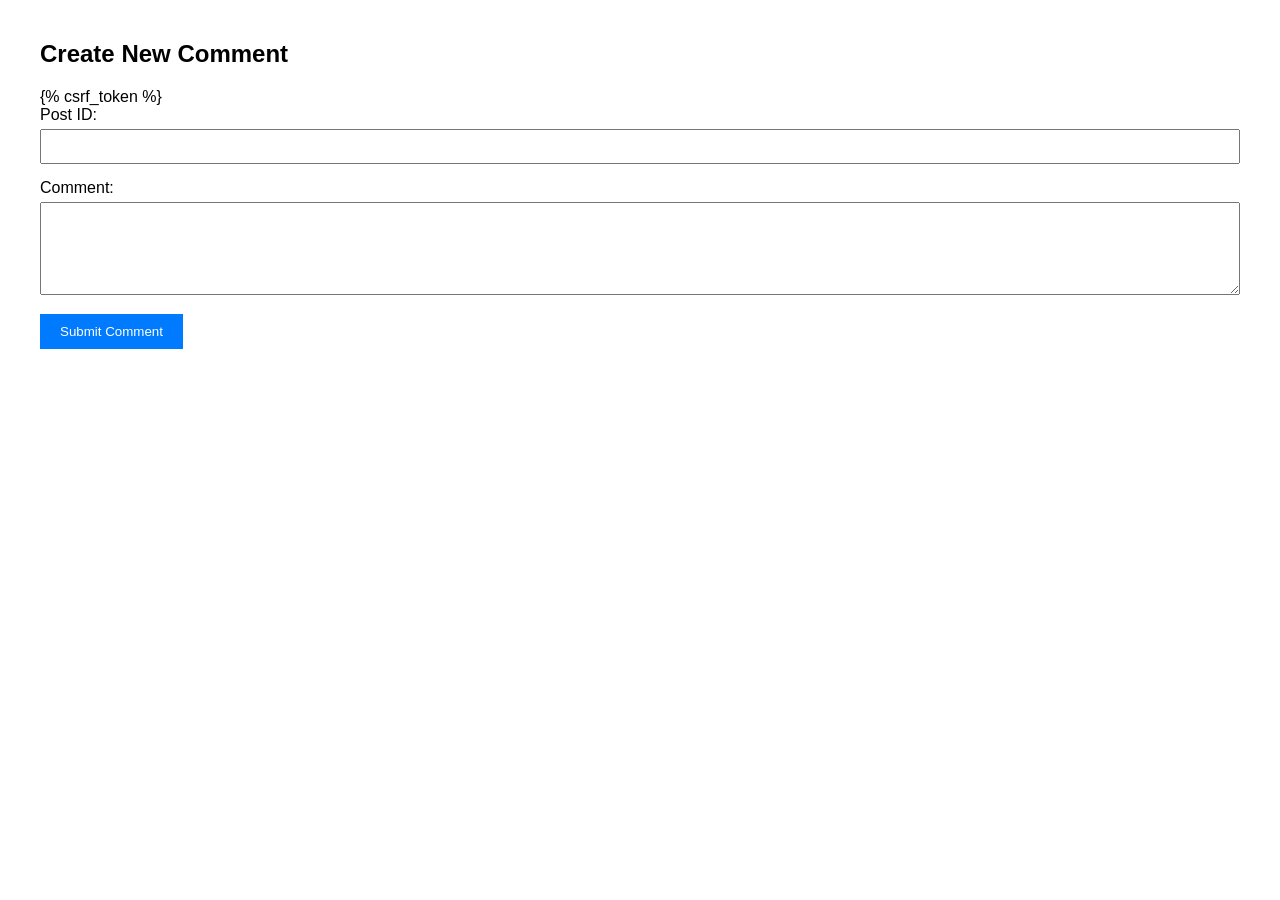
<file: cloudysky/cloudysky/templates/app/new_comment.html>
<!DOCTYPE html>
<html lang="en">
<head>
    <meta charset="UTF-8">
    <title>Create New Comment</title>
    <style>
        body { font-family: Arial, sans-serif; margin: 40px; }
        .form-group { margin-bottom: 15px; }
        label { display: block; margin-bottom: 5px; }
        input, textarea { width: 100%; padding: 8px; box-sizing: border-box; }
        button { padding: 10px 20px; background-color: #007bff; color: white; border: none; cursor: pointer; }
        button:hover { background-color: #0056b3; }
    </style>
</head>
<body>
    <h2>Create New Comment</h2>
    <form action="/app/createComment" method="post">
        {% csrf_token %}
        <div class="form-group">
            <label for="post_id">Post ID:</label>
            <input type="number" id="post_id" name="post_id" required>
        </div>
        <div class="form-group">
            <label for="content">Comment:</label>
            <textarea id="content" name="content" rows="5" required></textarea>
        </div>
        <button type="submit">Submit Comment</button>
    </form>
</body>
</html>
</file>
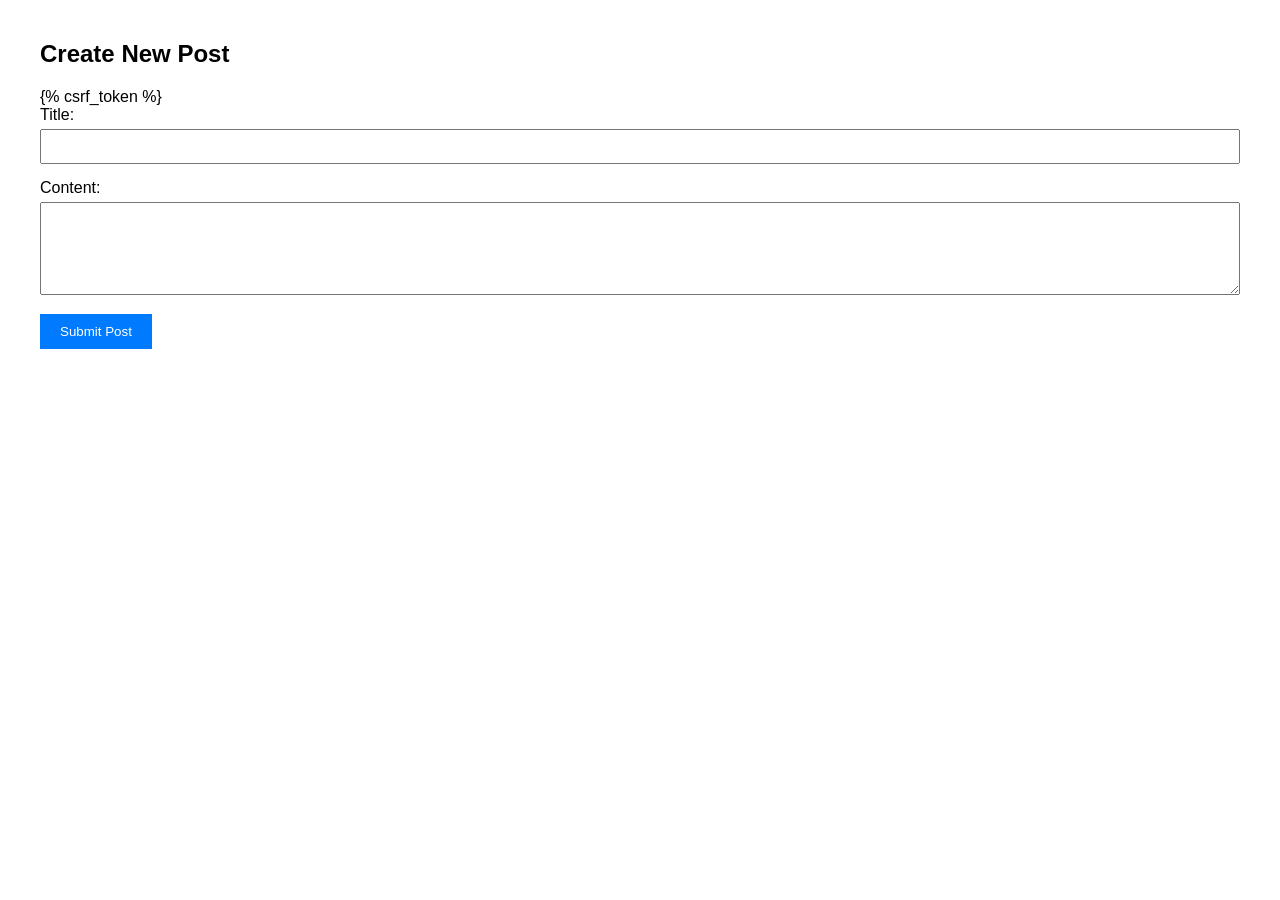
<file: cloudysky/cloudysky/templates/app/new_post.html>
<!DOCTYPE html>
<html lang="en">
<head>
    <meta charset="UTF-8">
    <title>Create New Post</title>
    <style>
        body { font-family: Arial, sans-serif; margin: 40px; }
        .form-group { margin-bottom: 15px; }
        label { display: block; margin-bottom: 5px; }
        input, textarea { width: 100%; padding: 8px; box-sizing: border-box; }
        button { padding: 10px 20px; background-color: #007bff; color: white; border: none; cursor: pointer; }
        button:hover { background-color: #0056b3; }
    </style>
</head>
<body>
    <h2>Create New Post</h2>
    <form action="/app/createPost" method="post">
        {% csrf_token %}
        <div class="form-group">
            <label for="title">Title:</label>
            <input type="text" id="title" name="title" required>
        </div>
        <div class="form-group">
            <label for="content">Content:</label>
            <textarea id="content" name="content" rows="5" required></textarea>
        </div>
        <button type="submit">Submit Post</button>
    </form>
</body>
</html>
</file>
<file: styles.css>
/* ===========================================================
   Jared Maksoud — personal site
   Palette: warm cream & tan, maroon, subtle gold
   =========================================================== */

:root {
  --cream:      #f8f3e8;  /* page background */
  --cream-2:    #f1e9d9;  /* alternating sections */
  --cream-3:    #fdfaf3;  /* raised cards */
  --tan:         #ded0b6;  /* borders */
  --tan-soft:   #e9dfc9;  /* tag fills */

  --ink:        #2b211d;  /* headings */
  --body:       #4a3d36;  /* body copy */
  --muted:      #6d5f54;  /* secondary copy */

  --maroon:     #7a1f2b;
  --maroon-2:   #5d1520;
  --maroon-ink: #4a1018;

  --gold:       #b8934f;  /* decorative lines, borders */
  --gold-text:  #8a6a2c;  /* gold where it must stay legible */

  --serif: 'Instrument Serif', 'Iowan Old Style', Georgia, 'Times New Roman', serif;
  --sans:  'Inter', -apple-system, BlinkMacSystemFont, 'Segoe UI', Helvetica, Arial, sans-serif;
  --mono:  'JetBrains Mono', ui-monospace, SFMono-Regular, Menlo, monospace;

  --wrap: 1120px;
  --ease: cubic-bezier(.22,.61,.36,1);
}

* { box-sizing: border-box; }

html { scroll-behavior: smooth; -webkit-text-size-adjust: 100%; }

body {
  margin: 0;
  background: var(--cream);
  color: var(--body);
  font-family: var(--sans);
  font-weight: 400;
  font-size: 17px;
  line-height: 1.7;
  -webkit-font-smoothing: antialiased;
  overflow-x: hidden;
}

.wrap { width: 100%; max-width: var(--wrap); margin: 0 auto; padding: 0 32px; }

a { color: var(--maroon); text-decoration: none; transition: color .2s var(--ease); }
a:hover { color: var(--maroon-2); }

img { max-width: 100%; display: block; }

.skip {
  position: absolute; left: -9999px; top: 0; z-index: 100;
  background: var(--maroon); color: var(--cream); padding: 12px 20px; font-weight: 500;
}
.skip:focus { left: 12px; top: 12px; }

:focus-visible { outline: 2px solid var(--maroon); outline-offset: 3px; border-radius: 2px; }

/* ---------------- NAV ---------------- */
.nav {
  position: fixed; top: 0; left: 0; right: 0; z-index: 50;
  transition: background .3s var(--ease), border-color .3s var(--ease), backdrop-filter .3s;
  border-bottom: 1px solid transparent;
}
.nav.scrolled {
  background: rgba(248,243,232,.86);
  backdrop-filter: blur(14px) saturate(130%);
  border-bottom-color: var(--tan);
}
.nav-inner {
  max-width: var(--wrap); margin: 0 auto; padding: 18px 32px;
  display: flex; align-items: center; justify-content: space-between; gap: 24px;
}
.mark {
  font-family: var(--serif); font-size: 22px; letter-spacing: .06em;
  color: var(--maroon); border: 1px solid var(--tan); background: var(--cream-3);
  width: 42px; height: 42px; display: grid; place-items: center; border-radius: 50%;
  flex: none; transition: border-color .25s var(--ease), background .25s var(--ease), color .25s var(--ease);
}
.mark:hover { border-color: var(--maroon); background: var(--maroon); color: var(--cream); }
.nav nav { display: flex; gap: 30px; flex-wrap: wrap; }
.nav nav a {
  font-family: var(--sans); font-size: 13px; font-weight: 500;
  letter-spacing: .1em; text-transform: uppercase; color: var(--muted);
  position: relative; padding: 4px 0;
}
.nav nav a::after {
  content: ''; position: absolute; left: 0; bottom: 0; height: 1px; width: 0;
  background: var(--maroon); transition: width .28s var(--ease);
}
.nav nav a:hover { color: var(--maroon); }
.nav nav a:hover::after { width: 100%; }

/* ---------------- HERO ---------------- */
.hero {
  position: relative; min-height: 100svh;
  display: flex; align-items: center;
  padding: 140px 0 100px; overflow: hidden;
}
.hero-glow {
  position: absolute; z-index: 0; pointer-events: none;
  width: 980px; height: 980px; right: -300px; top: -330px;
  background:
    radial-gradient(circle, rgba(184,147,79,.20) 0%, rgba(184,147,79,.07) 40%, transparent 66%),
    radial-gradient(circle at 60% 60%, rgba(122,31,43,.10) 0%, transparent 60%);
}
.hero .wrap { position: relative; z-index: 1; }

.eyebrow {
  font-family: var(--mono); font-size: 12px; letter-spacing: .22em;
  text-transform: uppercase; color: var(--maroon); margin: 0 0 26px;
}
.hero h1 {
  font-family: var(--serif); font-weight: 400;
  font-size: clamp(3.6rem, 12vw, 8.5rem);
  line-height: .92; letter-spacing: -.02em;
  margin: 0 0 30px; color: var(--maroon-ink);
}
.lede {
  font-family: var(--serif); font-size: clamp(1.35rem, 3vw, 2.05rem);
  line-height: 1.34; color: var(--ink); max-width: 30ch; margin: 0 0 26px;
}
.sub {
  font-size: 16px; color: var(--muted); max-width: 58ch; margin: 0 0 42px;
}
.sub a { border-bottom: 1px solid var(--maroon); font-weight: 500; }

.cta { display: flex; gap: 14px; flex-wrap: wrap; }
.btn {
  display: inline-block; padding: 13px 26px; border-radius: 999px;
  border: 1px solid var(--tan); background: var(--cream-3); color: var(--ink);
  font-size: 14px; font-weight: 500; letter-spacing: .02em;
  transition: border-color .25s var(--ease), background .25s var(--ease),
              color .25s var(--ease), transform .25s var(--ease);
}
.btn:hover { border-color: var(--maroon); color: var(--maroon); transform: translateY(-2px); }
.btn.primary { background: var(--maroon); border-color: var(--maroon); color: var(--cream); }
.btn.primary:hover { background: var(--maroon-2); border-color: var(--maroon-2); color: var(--cream); }

/* ---------------- CURRENTLY STRIP ---------------- */
.strip { border-top: 1px solid var(--tan); border-bottom: 1px solid var(--tan); background: var(--cream-2); }
.strip .wrap { padding-top: 44px; padding-bottom: 44px; }
.strip-h {
  font-family: var(--mono); font-size: 11px; letter-spacing: .24em; text-transform: uppercase;
  color: var(--maroon); margin: 0 0 26px; font-weight: 600;
}
.now-grid { display: grid; grid-template-columns: repeat(4, 1fr); gap: 24px; }
.now { display: flex; flex-direction: column; gap: 5px; padding-left: 18px; border-left: 3px solid var(--maroon); }
.now-role { font-family: var(--serif); font-size: 1.3rem; color: var(--ink); line-height: 1.2; }
.now-org { font-size: 14px; color: var(--maroon); letter-spacing: .02em; font-weight: 600; }
.now-note { font-size: 13.5px; color: var(--muted); }

/* ---------------- SECTIONS ---------------- */
.section { padding: 120px 0; }
.section.alt { background: var(--cream-2); border-top: 1px solid var(--tan); border-bottom: 1px solid var(--tan); }

.sec-head { margin-bottom: 68px; max-width: 62ch; }
.sec-head h2 {
  font-family: var(--serif); font-weight: 400;
  font-size: clamp(2.3rem, 5.5vw, 3.6rem); line-height: 1.06;
  margin: 0 0 14px; color: var(--maroon-ink); letter-spacing: -.01em;
  display: flex; align-items: baseline; gap: 20px; flex-wrap: wrap;
}
.sec-head .num {
  font-family: var(--mono); font-size: 13px; letter-spacing: .2em;
  color: var(--maroon); font-weight: 600;
}
.sec-head p { margin: 0; color: var(--muted); font-size: 16px; }

/* ---------------- TIMELINE ---------------- */
.timeline { list-style: none; margin: 0; padding: 0; }
.tl-item {
  display: grid; grid-template-columns: 210px 1fr; gap: 44px;
  padding: 40px 0; border-top: 1px solid var(--tan);
}
.tl-item:last-child { border-bottom: 1px solid var(--tan); }
.tl-meta { display: flex; flex-direction: column; gap: 6px; padding-top: 5px; }
.tl-date {
  font-family: var(--mono); font-size: 12.5px; letter-spacing: .06em;
  color: var(--maroon); white-space: nowrap; font-weight: 500;
}
.tl-loc { font-size: 13px; color: var(--muted); }

.tl-body h3 {
  font-family: var(--serif); font-weight: 400; font-size: 1.85rem;
  margin: 0 0 4px; color: var(--ink); line-height: 1.2;
}
.tl-sub { font-family: var(--sans); font-size: 13px; color: var(--muted); letter-spacing: .02em; display: inline-block; }
.tl-role {
  font-size: 13px; letter-spacing: .12em; text-transform: uppercase;
  color: var(--maroon); margin: 0 0 18px; font-weight: 600;
}
.tl-context {
  font-size: 14.5px; color: var(--muted); margin: -8px 0 18px;
  padding-left: 14px; border-left: 2px solid var(--maroon); font-style: italic;
}
.tl-body ul { margin: 0 0 20px; padding: 0; list-style: none; }
.tl-body ul li {
  position: relative; padding-left: 22px; margin-bottom: 13px;
  color: var(--body); font-size: 16px; line-height: 1.72;
}
.tl-body ul li::before {
  content: ''; position: absolute; left: 0; top: 12px;
  width: 9px; height: 2px; background: var(--maroon);
}
.tl-body strong { color: var(--ink); font-weight: 600; }
.tl-link { margin: 16px 0 0; font-size: 14px; font-weight: 500; }

/* ---------------- TAGS ---------------- */
.tags { display: flex; flex-wrap: wrap; gap: 8px; }
.tags span {
  font-family: var(--mono); font-size: 11.5px; letter-spacing: .04em;
  color: var(--maroon); background: var(--tan-soft);
  border: 1px solid var(--tan); border-radius: 4px; padding: 5px 10px;
}

/* ---------------- FEATURES ---------------- */
.feature {
  display: grid; grid-template-columns: minmax(0,.9fr) minmax(0,1.1fr);
  gap: 56px; align-items: start;
  padding: 56px 0; border-top: 1px solid var(--tan);
}
.feature:first-of-type { border-top: none; padding-top: 0; }
.feature.reverse .feature-media { order: 2; }
.feature.compact { grid-template-columns: 1fr; }
.feature-body.full { max-width: 78ch; }

.media-link {
  position: relative; display: block; border-radius: 10px; overflow: hidden;
  border: 1px solid var(--tan); background: var(--cream-3);
  box-shadow: 0 1px 2px rgba(43,33,29,.04);
  transition: border-color .3s var(--ease), transform .3s var(--ease), box-shadow .3s var(--ease);
}
.media-link:hover {
  border-color: var(--maroon); transform: translateY(-3px);
  box-shadow: 0 10px 28px rgba(74,16,24,.13);
}
.media-link img { width: 100%; height: auto; }

/* Light imagery: caption sits below the image rather than over it */
.media-link.plain { background: #fff; display: flex; flex-direction: column; }
.media-link.plain img { padding: 14px 14px 0; background: #fff; }
.media-link.plain .media-cap {
  position: static; background: var(--tan-soft); color: var(--body);
  padding: 12px 16px; border-top: 1px solid var(--tan); text-align: left;
  line-height: 1.5;
}
.media-link.plain:hover .media-cap { color: var(--maroon); }

.play {
  position: absolute; inset: 0; margin: auto;
  width: 64px; height: 64px; border-radius: 50%;
  background: rgba(248,243,232,.92); border: 1px solid var(--maroon);
  color: var(--maroon); display: grid; place-items: center;
  font-size: 20px; padding-left: 4px;
  transition: background .25s var(--ease), color .25s var(--ease);
}
.media-link:hover .play { background: var(--maroon); color: var(--cream); }
.media-cap {
  position: absolute; left: 0; right: 0; bottom: 0;
  background: linear-gradient(transparent, rgba(43,33,29,.92));
  color: #fff; font-size: 13px; letter-spacing: .04em; font-weight: 500;
  padding: 26px 16px 12px; text-align: center;
}

.feature-kicker {
  font-family: var(--mono); font-size: 11.5px; letter-spacing: .16em;
  text-transform: uppercase; color: var(--maroon); margin: 0 0 14px; font-weight: 600;
}
.feature-body h3 {
  font-family: var(--serif); font-weight: 400; font-size: clamp(1.7rem, 3.4vw, 2.4rem);
  line-height: 1.15; margin: 0 0 18px; color: var(--maroon-ink);
}
.feature-body p { color: var(--body); margin: 0 0 20px; font-size: 16.5px; }
.feature-body strong { color: var(--ink); font-weight: 600; }

.links { display: flex; flex-wrap: wrap; gap: 22px; margin-top: 20px; }
.links a {
  font-size: 14px; letter-spacing: .03em; font-weight: 500;
  border-bottom: 1px solid var(--maroon); padding-bottom: 2px;
}
.links a:hover { border-bottom-color: var(--maroon); }

.inline-fig { margin: 30px 0 0; }
.inline-fig img {
  width: 100%; border-radius: 8px; border: 1px solid var(--tan);
  background: #fff; padding: 10px;
}
.inline-fig figcaption { font-size: 13px; color: var(--muted); margin-top: 11px; line-height: 1.55; }

/* ---------------- PROJECT CARDS ---------------- */
.cards {
  display: grid; grid-template-columns: repeat(3, 1fr);
  gap: 22px; align-items: start;
}
.card {
  background: var(--cream-3); border: 1px solid var(--tan); border-radius: 12px;
  padding: 30px 28px;
  transition: border-color .3s var(--ease), transform .3s var(--ease), box-shadow .3s var(--ease);
}
.card:hover {
  border-color: var(--maroon); transform: translateY(-4px);
  box-shadow: 0 12px 30px rgba(74,16,24,.10);
}
.card.wide { grid-column: span 2; }
.card.feat { grid-row: span 2; border-color: var(--maroon); box-shadow: 0 0 0 1px rgba(122,31,43,.12); }
.card-date {
  font-family: var(--mono); font-size: 11.5px; letter-spacing: .1em;
  color: var(--maroon); margin: 0 0 12px; font-weight: 500;
}
.card h3 {
  font-family: var(--serif); font-weight: 400; font-size: 1.55rem;
  margin: 0 0 4px; color: var(--maroon-ink); line-height: 1.2;
}
.card-sub {
  font-size: 12.5px; letter-spacing: .08em; color: var(--maroon);
  margin: 0 0 16px !important; text-transform: uppercase; font-weight: 600;
}
.card p { color: var(--body); font-size: 15.5px; margin: 0 0 16px; line-height: 1.68; }
.card .tags { margin-top: 18px; }
.card .links { margin-top: 16px; }

.metrics { list-style: none; margin: 0 0 16px; padding: 0; }
.metrics li {
  font-size: 14.5px; color: var(--body); padding: 7px 0;
  border-bottom: 1px dashed var(--tan);
}
.metrics li:last-child { border-bottom: none; }
.metrics b { color: var(--maroon); font-family: var(--mono); font-size: 13.5px; font-weight: 600; }

.repo-note { margin: 44px 0 0; color: var(--muted); font-size: 15px; }

/* ---------------- EDUCATION ---------------- */
.edu-grid { display: grid; grid-template-columns: 1fr 1fr; gap: 28px; }
.edu {
  border: 1px solid var(--tan); border-radius: 12px; padding: 32px 30px;
  background: var(--cream-3); transition: border-color .3s var(--ease), box-shadow .3s var(--ease);
}
.edu:hover { border-color: var(--maroon); box-shadow: 0 10px 26px rgba(74,16,24,.09); }
.edu-date {
  font-family: var(--mono); font-size: 11.5px; letter-spacing: .1em;
  color: var(--maroon); margin: 0 0 12px; font-weight: 500;
}
.edu h3 {
  font-family: var(--serif); font-weight: 400; font-size: 1.7rem;
  margin: 0 0 8px; color: var(--maroon-ink); line-height: 1.24;
}
.edu h3 span { font-size: 1.35rem; color: var(--body); }
.edu-gpa {
  font-size: 12.5px; letter-spacing: .12em; text-transform: uppercase;
  color: var(--maroon); margin: 0 0 16px; font-weight: 600;
}
.edu-course { color: var(--muted); font-size: 14.5px; margin: 0; line-height: 1.72; }

.abroad {
  margin-top: 40px; padding: 38px 34px;
  border: 1px solid var(--tan); border-left: 3px solid var(--maroon);
  border-radius: 12px; background: var(--cream-3);
}
.abroad-h {
  font-family: var(--mono); font-size: 11px; letter-spacing: .24em;
  text-transform: uppercase; color: var(--maroon); margin: 0 0 18px; font-weight: 600;
}
.abroad-lede {
  font-family: var(--serif); font-size: 1.28rem; line-height: 1.55;
  color: var(--ink); margin: 0 0 18px; max-width: 72ch;
}
.abroad-link { margin: 0; font-size: 14px; font-weight: 500; }

/* ---------------- SKILLS ---------------- */
.skills { display: grid; grid-template-columns: repeat(4, 1fr); gap: 34px; }
.skill-col h3 {
  font-size: 12.5px; letter-spacing: .12em; text-transform: uppercase;
  color: var(--maroon); margin: 0 0 14px; font-weight: 600;
  padding-bottom: 12px; border-bottom: 2px solid var(--maroon);
}
.skill-col p { color: var(--body); font-size: 14.5px; margin: 0; line-height: 1.85; }

/* ---------------- CONTACT ---------------- */
.contact {
  padding: 120px 0 0; background: var(--maroon-ink); color: var(--cream);
  border-top: 1px solid var(--maroon-2); text-align: center;
}
.contact h2 {
  font-family: var(--serif); font-weight: 400;
  font-size: clamp(2.4rem, 6.4vw, 4.4rem); margin: 0 0 16px;
  color: var(--cream); letter-spacing: -.01em; line-height: 1.08;
}
.contact > .wrap > p { color: #e3d3c9; max-width: 54ch; margin: 0 auto 38px; }
.contact .cta { justify-content: center; padding-bottom: 100px; }
.contact .btn {
  background: transparent; border-color: rgba(248,243,232,.34); color: var(--cream);
}
.contact .btn:hover { border-color: var(--gold); color: var(--gold); background: transparent; }
.contact .btn.primary {
  background: var(--gold); border-color: var(--gold); color: var(--maroon-ink); font-weight: 600;
}
.contact .btn.primary:hover { background: var(--cream); border-color: var(--cream); color: var(--maroon-ink); }
.contact footer { border-top: 1px solid rgba(248,243,232,.16); padding: 28px 32px; }
.contact footer p {
  margin: 0; font-family: var(--mono); font-size: 12px;
  letter-spacing: .08em; color: rgba(248,243,232,.62);
}

/* ---------------- REVEAL ---------------- */
.rise { opacity: 0; transform: translateY(22px); transition: opacity .7s var(--ease), transform .7s var(--ease); }
.rise.in { opacity: 1; transform: none; }

@media (prefers-reduced-motion: reduce) {
  html { scroll-behavior: auto; }
  .rise { opacity: 1; transform: none; transition: none; }
  * { animation-duration: .001s !important; transition-duration: .001s !important; }
}

/* ---------------- RESPONSIVE ---------------- */
@media (max-width: 1000px) {
  .cards { grid-template-columns: repeat(2, 1fr); }
  .card.wide { grid-column: span 2; }
  .card.feat { grid-row: auto; }
  .skills { grid-template-columns: repeat(2, 1fr); }
  .now-grid { grid-template-columns: 1fr; gap: 22px; }
  .feature, .feature.reverse { grid-template-columns: 1fr; gap: 32px; }
  .feature.reverse .feature-media { order: 0; }
}

@media (max-width: 720px) {
  body { font-size: 16px; }
  .wrap { padding: 0 22px; }
  .nav-inner { padding: 14px 22px; }
  .nav nav { gap: 18px; }
  .nav nav a { font-size: 11.5px; letter-spacing: .07em; }
  .mark { width: 36px; height: 36px; font-size: 18px; }

  .hero { padding: 130px 0 80px; min-height: auto; }
  .lede { max-width: none; }

  .section { padding: 84px 0; }
  .sec-head { margin-bottom: 46px; }

  .tl-item { grid-template-columns: 1fr; gap: 14px; padding: 32px 0; }
  .tl-meta { flex-direction: row; align-items: center; gap: 14px; padding-top: 0; }
  .tl-body h3 { font-size: 1.5rem; }

  .cards, .edu-grid, .skills { grid-template-columns: 1fr; }
  .card.wide { grid-column: auto; }

  .abroad { padding: 28px 24px; }
  .abroad-lede { font-size: 1.12rem; }
  .contact { padding-top: 84px; }
  .contact .cta { padding-bottom: 72px; }
}

/* ---------------- TEAM CREDIT ---------------- */
.card-team {
  font-size: 12.5px !important; color: var(--muted); margin: 16px 0 0 !important;
  padding-top: 12px; border-top: 1px solid var(--tan); font-style: italic;
}

/* ---------------- STUDY ABROAD TRIPS ---------------- */
.trips { list-style: none; margin: 26px 0 0; padding: 0; counter-reset: trip; }
.trips > li {
  display: grid; grid-template-columns: 130px 1fr; gap: 26px;
  padding: 22px 0; border-top: 1px solid var(--tan);
}
.trips > li:first-child { border-top: none; padding-top: 4px; }
.trip-when {
  font-family: var(--mono); font-size: 12px; letter-spacing: .08em;
  color: var(--maroon); font-weight: 500; white-space: nowrap; padding-top: 4px;
}
.trip-body h4 {
  font-family: var(--serif); font-weight: 400; font-size: 1.42rem;
  margin: 0 0 4px; color: var(--maroon-ink); line-height: 1.2;
}
.trip-grant {
  font-size: 12px; letter-spacing: .07em; text-transform: uppercase;
  color: var(--gold-text); margin: 0 0 10px !important; font-weight: 600;
}
.trip-body p { color: var(--body); font-size: 15.5px; margin: 0 0 8px; line-height: 1.7; }
.trip-link { margin: 10px 0 0 !important; font-size: 14px; font-weight: 500; }

@media (max-width: 720px) {
  .trips > li { grid-template-columns: 1fr; gap: 8px; }
  .trip-when { padding-top: 0; }
}
</file>
